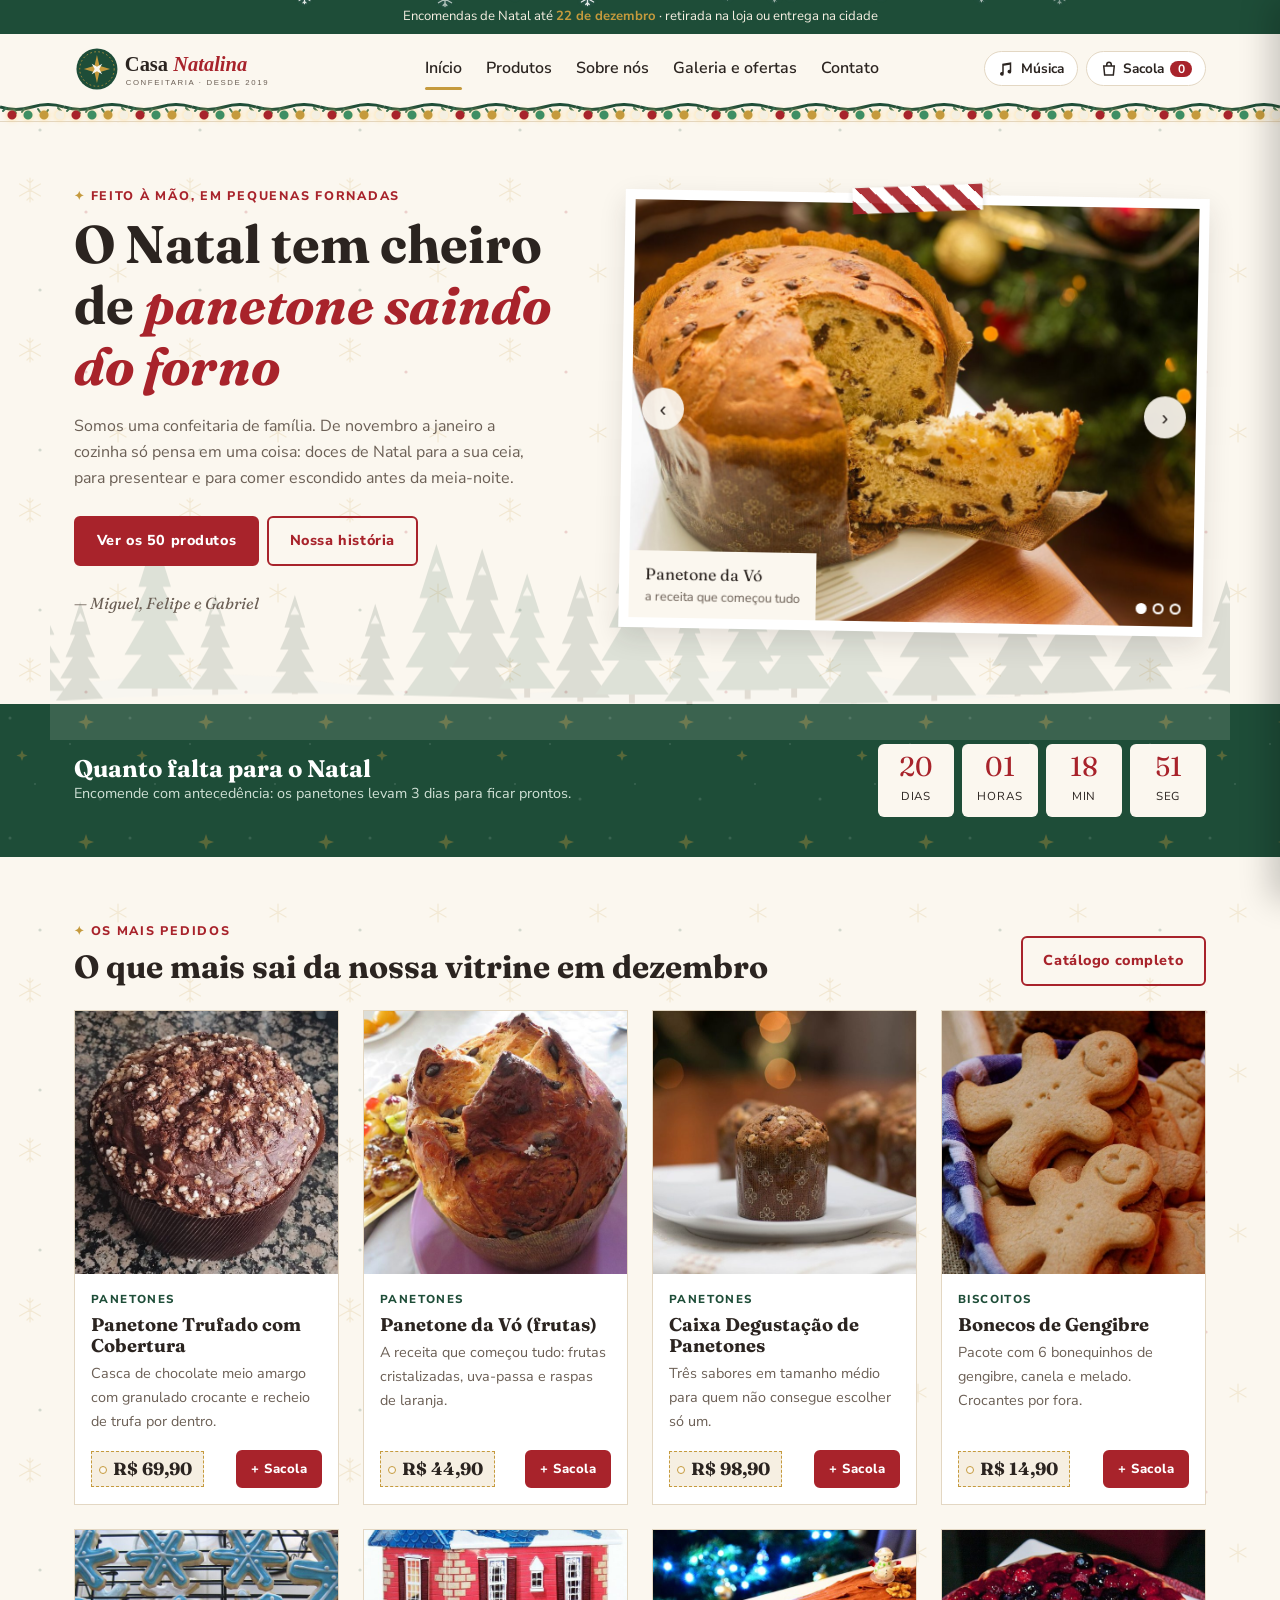
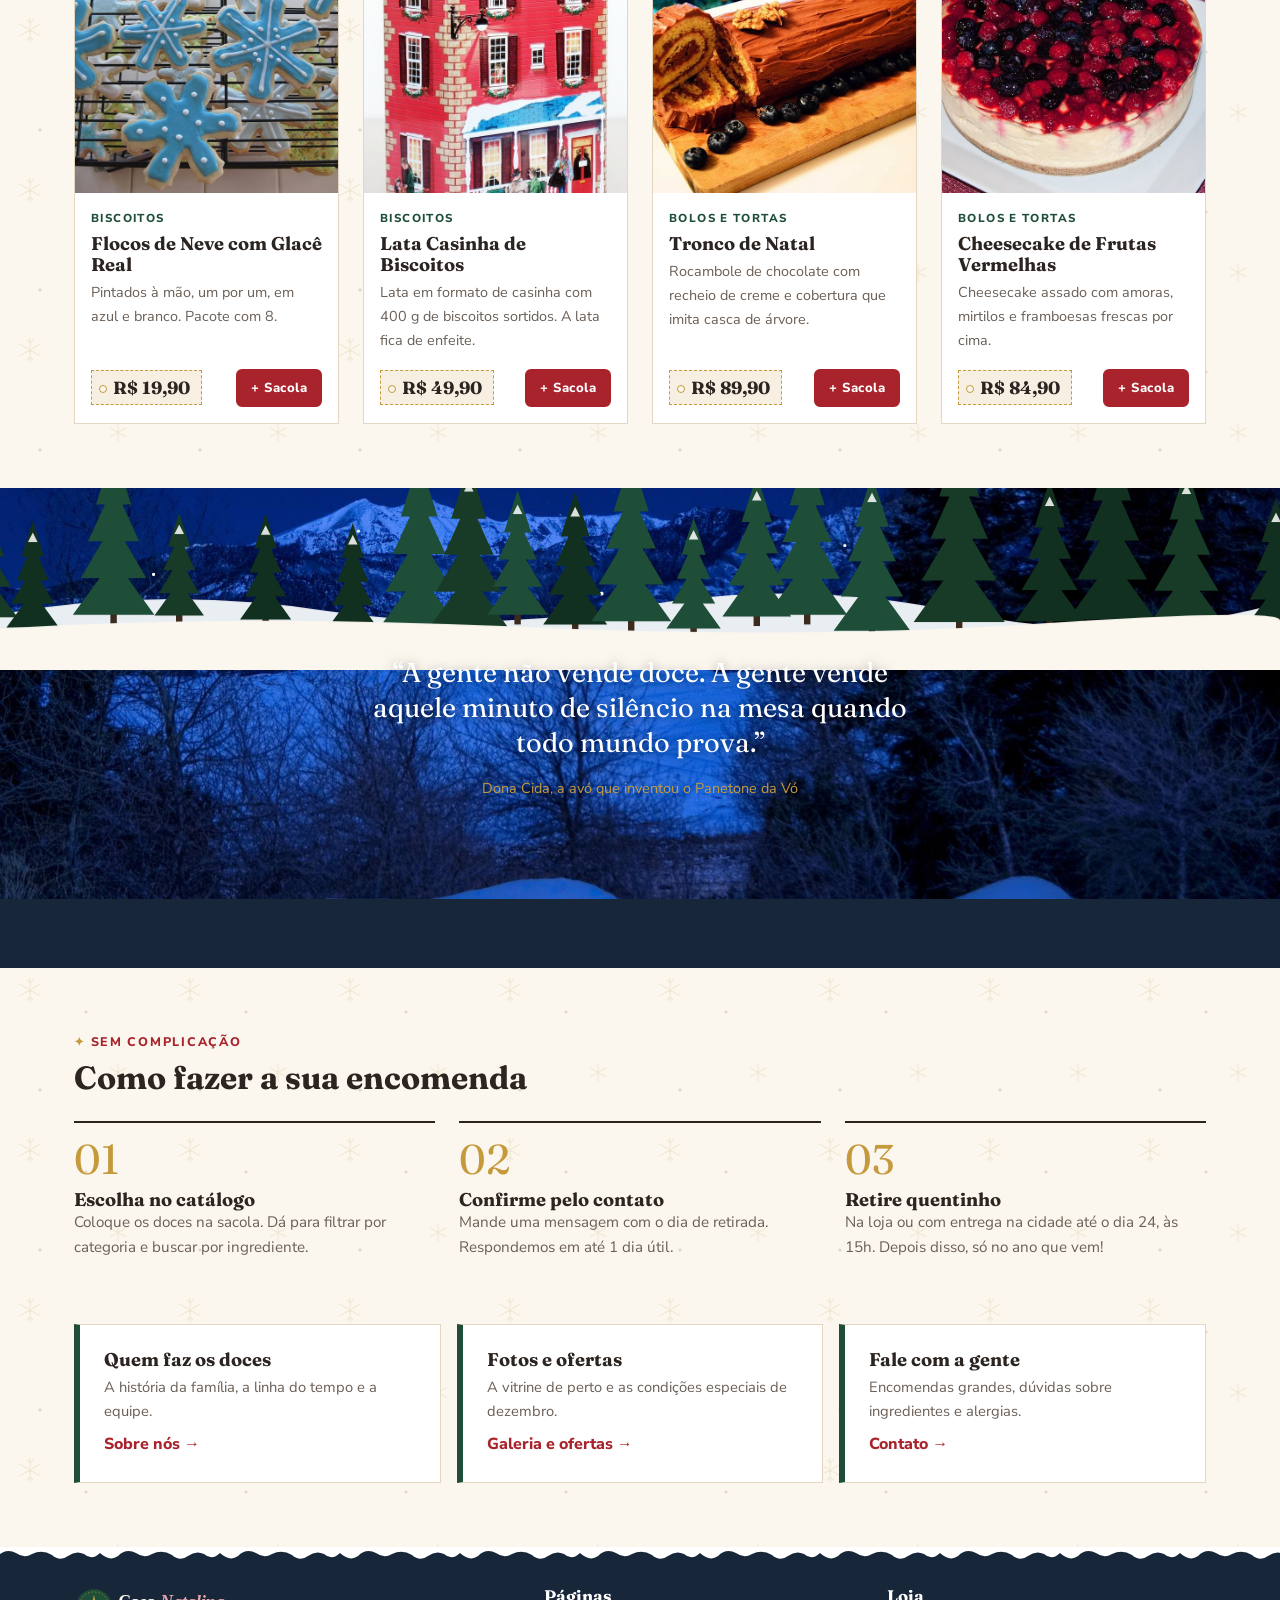
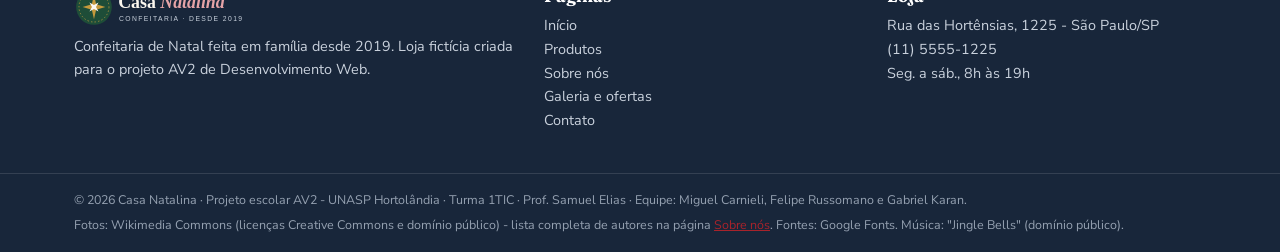
<file: index.html>
<!DOCTYPE html>
<html lang="pt-br">
<head>
  <meta charset="UTF-8">
  <meta name="viewport" content="width=device-width, initial-scale=1.0">
  <meta name="description" content="Casa Natalina: panetones, biscoitos, bolos e cestas de Natal feitos à mão.">
  <title>Casa Natalina | Confeitaria de Natal</title>
  <link rel="icon" href="img/favicon.svg" type="image/svg+xml">
  <link rel="stylesheet" href="css/style.css">
  <link rel="stylesheet" href="css/responsivo.css">
</head>
<body class="pagina-home">

  <!-- ===== CABEÇALHO (igual em todas as páginas) ===== -->
  <p class="aviso-topo">Encomendas de Natal até <strong>22 de dezembro</strong><span class="some-celular"> · retirada na loja ou entrega na cidade</span></p>
  <header>
    <div class="container cabecalho">
      <a href="index.html" class="logo"><img src="img/logo.svg" alt="Casa Natalina Confeitaria - página inicial"></a>
      <nav class="menu" id="menu" aria-label="Menu principal">
        <a href="index.html" class="ativo" aria-current="page">Início</a>
        <a href="produtos.html">Produtos</a>
        <a href="sobre.html">Sobre nós</a>
        <a href="galeria.html">Galeria e ofertas</a>
        <a href="contato.html">Contato</a>
      </nav>
      <div class="acoes">
        <button type="button" id="btn-musica" class="botao-icone" aria-pressed="false">
          <svg viewBox="0 0 24 24" aria-hidden="true"><path fill="currentColor" d="M9 18.5A2.5 2.5 0 1 1 7 16V5l12-2v12.5a2.5 2.5 0 1 1-2-2.45V6.4L9 7.7z"/></svg>
          <span class="rotulo">Música</span>
        </button>
        <button type="button" id="btn-carrinho" class="botao-icone" aria-label="Abrir carrinho">
          <svg viewBox="0 0 24 24" aria-hidden="true"><path fill="none" stroke="currentColor" stroke-width="2" d="M5 8h14l-1.2 12H6.2zM9 8V6a3 3 0 0 1 6 0v2"/></svg>
          <span class="rotulo">Sacola</span>
          <span id="qtd-carrinho" class="contador-carrinho">0</span>
        </button>
        <button type="button" class="btn-menu" aria-label="Abrir menu" aria-expanded="false" aria-controls="menu">☰</button>
      </div>
    </div>
    <div class="varal" aria-hidden="true"></div>
  </header>

  <main>
    <!-- ===== ABERTURA + SLIDESHOW ===== -->
    <section class="container inicio">
      <!-- camada de parallax da abertura: pinheiros clarinhos que andam mais devagar que a página -->
      <img src="img/banners/pinheiros-frente.svg" alt="Desenho de pinheiros ao fundo da abertura" class="camada camada-inicio" data-velocidade="0.5">
      <div>
        <span class="chapeu">Feito à mão, em pequenas fornadas</span>
        <h1>O Natal tem cheiro de <em>panetone saindo do forno</em></h1>
        <p>Somos uma confeitaria de família. De novembro a janeiro a cozinha só pensa em uma coisa: doces de Natal para a sua ceia, para presentear e para comer escondido antes da meia-noite.</p>
        <div class="botoes">
          <a href="produtos.html" class="botao pulsar">Ver os 50 produtos</a>
          <a href="sobre.html" class="botao botao-contorno">Nossa história</a>
        </div>
        <p class="assinatura">— Miguel, Felipe e Gabriel</p>
      </div>

      <!-- Slideshow: só o slide com a classe "ativo" aparece. O JavaScript troca a classe. -->
      <div class="slideshow" role="region" aria-roledescription="carrossel" aria-label="Destaques da semana">
        <figure class="slide ativo">
          <img src="img/banners/slide-panetone.jpg" alt="Panetone cortado mostrando a massa com frutas, com uma árvore de Natal iluminada ao fundo">
          <figcaption>Panetone da Vó<small>a receita que começou tudo</small></figcaption>
        </figure>
        <figure class="slide">
          <img src="img/banners/slide-biscoitos.jpg" alt="Mesa coberta de biscoitos de gengibre em formato de bonecos, estrelas e árvores">
          <figcaption>Biscoitos de gengibre<small>decorados um por um</small></figcaption>
        </figure>
        <figure class="slide">
          <img src="img/banners/slide-casinha.jpg" alt="Casinha de gengibre com telhado de confeitos coloridos e bonecos de biscoito na frente">
          <figcaption>Casinha para montar<small>diversão para as crianças na véspera</small></figcaption>
        </figure>
        <button type="button" class="seta seta-anterior" id="anterior" aria-label="Foto anterior">‹</button>
        <button type="button" class="seta seta-proxima" id="proximo" aria-label="Próxima foto">›</button>
        <div class="indicadores" id="indicadores"></div>
      </div>
    </section>

    <!-- ===== CONTAGEM REGRESSIVA ===== -->
    <section class="faixa-contagem" aria-labelledby="titulo-contagem">
      <div class="container">
        <div>
          <h2 id="titulo-contagem">Quanto falta para o Natal</h2>
          <p>Encomende com antecedência: os panetones levam 3 dias para ficar prontos.</p>
        </div>
        <div class="contagem" data-contagem aria-live="off">
          <div><span data-dias>--</span><small>dias</small></div>
          <div><span data-horas>--</span><small>horas</small></div>
          <div><span data-minutos>--</span><small>min</small></div>
          <div><span data-segundos>--</span><small>seg</small></div>
        </div>
      </div>
    </section>

    <!-- ===== PRODUTOS EM DESTAQUE (cards criados pelo JavaScript) ===== -->
    <section class="secao container">
      <div class="topo-secao revelar">
        <div>
          <span class="chapeu">Os mais pedidos</span>
          <h2 class="titulo-secao">O que mais sai da nossa vitrine em dezembro</h2>
        </div>
        <a href="produtos.html" class="botao botao-contorno">Catálogo completo</a>
      </div>
      <div id="lista-produtos" class="grade-produtos"></div>
    </section>

    <!-- ===== PARALLAX: duas camadas que andam em velocidades diferentes ===== -->
    <section class="parallax" aria-label="Frase da confeitaria">
      <img src="img/banners/parallax-fundo.jpg" alt="Serra coberta de neve em uma noite azul" class="camada camada-fundo" data-velocidade="0.25">
      <img src="img/banners/pinheiros-frente.svg" alt="Fileira de pinheiros com neve" class="camada camada-frente" data-velocidade="0.6">
      <div class="parallax-texto">
        <blockquote>“A gente não vende doce. A gente vende aquele minuto de silêncio na mesa quando todo mundo prova.”</blockquote>
        <cite>Dona Cida, a avó que inventou o Panetone da Vó</cite>
      </div>
    </section>

    <!-- ===== COMO ENCOMENDAR ===== -->
    <section class="secao container">
      <span class="chapeu revelar">Sem complicação</span>
      <h2 class="titulo-secao revelar">Como fazer a sua encomenda</h2>
      <ol class="passos">
        <li class="revelar"><h3>Escolha no catálogo</h3><p>Coloque os doces na sacola. Dá para filtrar por categoria e buscar por ingrediente.</p></li>
        <li class="revelar"><h3>Confirme pelo contato</h3><p>Mande uma mensagem com o dia de retirada. Respondemos em até 1 dia útil.</p></li>
        <li class="revelar"><h3>Retire quentinho</h3><p>Na loja ou com entrega na cidade até o dia 24, às 15h. Depois disso, só no ano que vem!</p></li>
      </ol>
    </section>

    <!-- ===== CHAMADAS PARA AS OUTRAS PÁGINAS ===== -->
    <section class="container" aria-label="Conheça mais">
      <div class="atalhos">
        <a href="sobre.html" class="atalho revelar"><h3>Quem faz os doces</h3><p>A história da família, a linha do tempo e a equipe.</p><span>Sobre nós →</span></a>
        <a href="galeria.html" class="atalho revelar"><h3>Fotos e ofertas</h3><p>A vitrine de perto e as condições especiais de dezembro.</p><span>Galeria e ofertas →</span></a>
        <a href="contato.html" class="atalho revelar"><h3>Fale com a gente</h3><p>Encomendas grandes, dúvidas sobre ingredientes e alergias.</p><span>Contato →</span></a>
      </div>
    </section>
  </main>

  <!-- ===== RODAPÉ (igual em todas as páginas) ===== -->
  <footer>
    <div class="container rodape">
      <div>
        <img src="img/logo-claro.svg" alt="Casa Natalina Confeitaria" class="rodape-logo">
        <p>Confeitaria de Natal feita em família desde 2019. Loja fictícia criada para o projeto AV2 de Desenvolvimento Web.</p>
      </div>
      <div>
        <h2>Páginas</h2>
        <ul>
          <li><a href="index.html">Início</a></li>
          <li><a href="produtos.html">Produtos</a></li>
          <li><a href="sobre.html">Sobre nós</a></li>
          <li><a href="galeria.html">Galeria e ofertas</a></li>
          <li><a href="contato.html">Contato</a></li>
        </ul>
      </div>
      <div>
        <h2>Loja</h2>
        <ul>
          <li>Rua das Hortênsias, 1225 - São Paulo/SP</li>
          <li>(11) 5555-1225</li>
          <li>Seg. a sáb., 8h às 19h</li>
        </ul>
      </div>
    </div>
    <div class="rodape-fim">
      <div class="container">
        <p>© 2026 Casa Natalina · Projeto escolar AV2 - UNASP Hortolândia · Turma 1TIC · Prof. Samuel Elias · Equipe: Miguel Carnieli, Felipe Russomano e Gabriel Karan.</p>
        <p>Fotos: Wikimedia Commons (licenças Creative Commons e domínio público) - lista completa de autores na página <a href="sobre.html#creditos">Sobre nós</a>. Fontes: Google Fonts. Música: "Jingle Bells" (domínio público).</p>
      </div>
    </div>
  </footer>

  <!-- janela flutuante (modal) usada para os detalhes do produto -->
  <div class="modal" id="modal" role="dialog" aria-modal="true" aria-label="Detalhes">
    <div class="modal-caixa">
      <button type="button" class="fechar" aria-label="Fechar">×</button>
      <div id="modal-conteudo"></div>
    </div>
  </div>
  <button type="button" id="topo" aria-label="Voltar ao topo">↑</button>

  <!-- produtos.js precisa vir ANTES do script.js -->
  <script src="js/produtos.js"></script>
  <script src="js/script.js"></script>
</body>
</html>
</file>
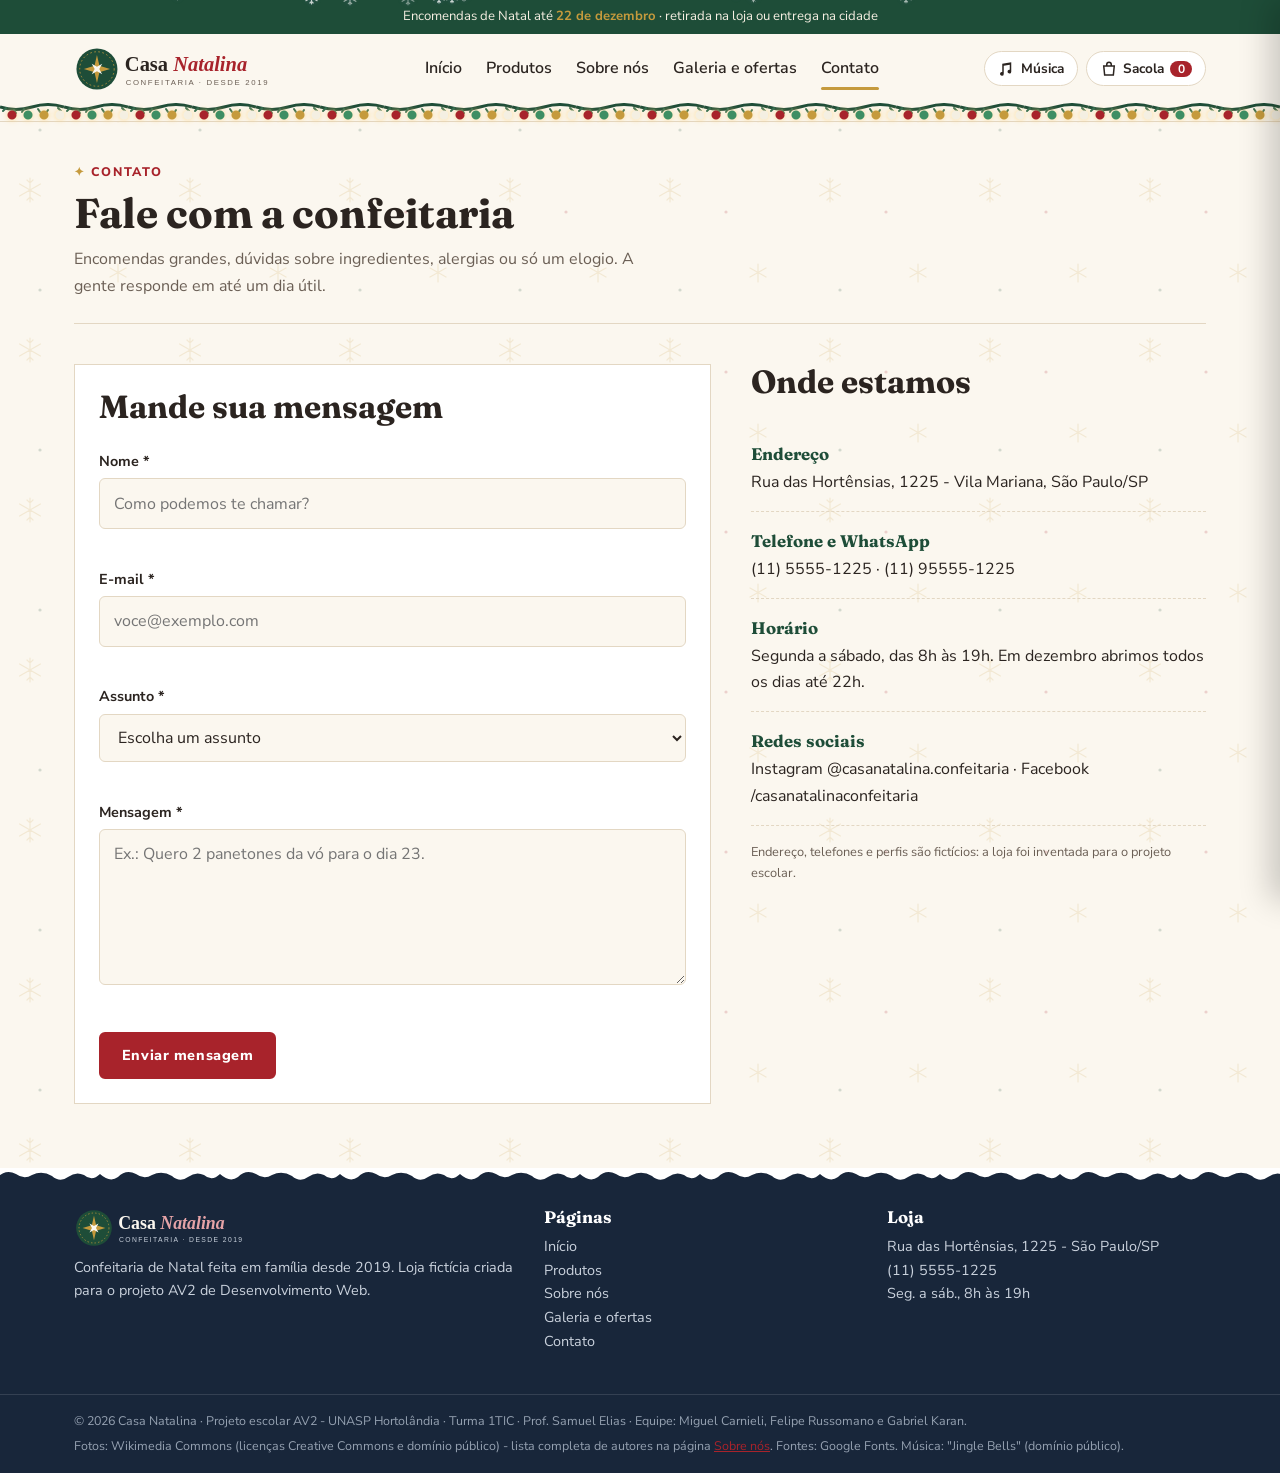
<file: contato.html>
<!DOCTYPE html>
<html lang="pt-br">
<head>
  <meta charset="UTF-8">
  <meta name="viewport" content="width=device-width, initial-scale=1.0">
  <meta name="description" content="Fale com a Casa Natalina: encomendas, dúvidas e endereço.">
  <title>Casa Natalina | Contato</title>
  <link rel="icon" href="img/favicon.svg" type="image/svg+xml">
  <link rel="stylesheet" href="css/style.css">
  <link rel="stylesheet" href="css/responsivo.css">
</head>
<body>

  <!-- ===== CABEÇALHO (igual em todas as páginas) ===== -->
  <p class="aviso-topo">Encomendas de Natal até <strong>22 de dezembro</strong><span class="some-celular"> · retirada na loja ou entrega na cidade</span></p>
  <header>
    <div class="container cabecalho">
      <a href="index.html" class="logo"><img src="img/logo.svg" alt="Casa Natalina Confeitaria - página inicial"></a>
      <nav class="menu" id="menu" aria-label="Menu principal">
        <a href="index.html">Início</a>
        <a href="produtos.html">Produtos</a>
        <a href="sobre.html">Sobre nós</a>
        <a href="galeria.html">Galeria e ofertas</a>
        <a href="contato.html" class="ativo" aria-current="page">Contato</a>
      </nav>
      <div class="acoes">
        <button type="button" id="btn-musica" class="botao-icone" aria-pressed="false">
          <svg viewBox="0 0 24 24" aria-hidden="true"><path fill="currentColor" d="M9 18.5A2.5 2.5 0 1 1 7 16V5l12-2v12.5a2.5 2.5 0 1 1-2-2.45V6.4L9 7.7z"/></svg>
          <span class="rotulo">Música</span>
        </button>
        <button type="button" id="btn-carrinho" class="botao-icone" aria-label="Abrir carrinho">
          <svg viewBox="0 0 24 24" aria-hidden="true"><path fill="none" stroke="currentColor" stroke-width="2" d="M5 8h14l-1.2 12H6.2zM9 8V6a3 3 0 0 1 6 0v2"/></svg>
          <span class="rotulo">Sacola</span>
          <span id="qtd-carrinho" class="contador-carrinho">0</span>
        </button>
        <button type="button" class="btn-menu" aria-label="Abrir menu" aria-expanded="false" aria-controls="menu">☰</button>
      </div>
    </div>
    <div class="varal" aria-hidden="true"></div>
  </header>

  <main class="container">
    <section class="cabecalho-pagina revelar">
      <span class="chapeu">Contato</span>
      <h1>Fale com a confeitaria</h1>
      <p class="texto-apoio">Encomendas grandes, dúvidas sobre ingredientes, alergias ou só um elogio. A gente responde em até um dia útil.</p>
    </section>

    <div class="contato">
      <!-- FORMULÁRIO: novalidate desliga os avisos do navegador, quem valida é o nosso JavaScript -->
      <section class="formulario revelar" aria-labelledby="titulo-form">
        <h2 id="titulo-form" class="titulo-secao">Mande sua mensagem</h2>
        <form id="form-contato" novalidate>
          <div class="campo">
            <label for="nome">Nome *</label>
            <input type="text" id="nome" name="nome" autocomplete="name" placeholder="Como podemos te chamar?">
            <span class="erro-campo" id="erro-nome"></span>
          </div>
          <div class="campo">
            <label for="email">E-mail *</label>
            <input type="email" id="email" name="email" autocomplete="email" placeholder="voce@exemplo.com">
            <span class="erro-campo" id="erro-email"></span>
          </div>
          <div class="campo">
            <label for="assunto">Assunto *</label>
            <select id="assunto" name="assunto">
              <option value="">Escolha um assunto</option>
              <option>Encomenda</option>
              <option>Cesta para empresa</option>
              <option>Dúvida sobre ingredientes</option>
              <option>Elogio ou reclamação</option>
            </select>
            <span class="erro-campo" id="erro-assunto"></span>
          </div>
          <div class="campo">
            <label for="mensagem">Mensagem *</label>
            <textarea id="mensagem" name="mensagem" rows="5" placeholder="Ex.: Quero 2 panetones da vó para o dia 23."></textarea>
            <span class="erro-campo" id="erro-mensagem"></span>
          </div>
          <button type="submit" class="botao">Enviar mensagem</button>
          <div id="mensagem-form" class="mensagem-form" role="status" aria-live="polite"></div>
        </form>
      </section>

      <!-- INFORMAÇÕES DA LOJA (dados fictícios) -->
      <aside class="revelar" aria-labelledby="titulo-loja">
        <h2 id="titulo-loja" class="titulo-secao">Onde estamos</h2>
        <ul class="info-loja">
          <li><strong>Endereço</strong>Rua das Hortênsias, 1225 - Vila Mariana, São Paulo/SP</li>
          <li><strong>Telefone e WhatsApp</strong>(11) 5555-1225 · (11) 95555-1225</li>
          <li><strong>Horário</strong>Segunda a sábado, das 8h às 19h. Em dezembro abrimos todos os dias até 22h.</li>
          <li><strong>Redes sociais</strong>Instagram @casanatalina.confeitaria · Facebook /casanatalinaconfeitaria</li>
        </ul>
        <p class="observacao">Endereço, telefones e perfis são fictícios: a loja foi inventada para o projeto escolar.</p>
      </aside>
    </div>
  </main>

  <!-- ===== RODAPÉ (igual em todas as páginas) ===== -->
  <footer>
    <div class="container rodape">
      <div>
        <img src="img/logo-claro.svg" alt="Casa Natalina Confeitaria" class="rodape-logo">
        <p>Confeitaria de Natal feita em família desde 2019. Loja fictícia criada para o projeto AV2 de Desenvolvimento Web.</p>
      </div>
      <div>
        <h2>Páginas</h2>
        <ul>
          <li><a href="index.html">Início</a></li>
          <li><a href="produtos.html">Produtos</a></li>
          <li><a href="sobre.html">Sobre nós</a></li>
          <li><a href="galeria.html">Galeria e ofertas</a></li>
          <li><a href="contato.html">Contato</a></li>
        </ul>
      </div>
      <div>
        <h2>Loja</h2>
        <ul>
          <li>Rua das Hortênsias, 1225 - São Paulo/SP</li>
          <li>(11) 5555-1225</li>
          <li>Seg. a sáb., 8h às 19h</li>
        </ul>
      </div>
    </div>
    <div class="rodape-fim">
      <div class="container">
        <p>© 2026 Casa Natalina · Projeto escolar AV2 - UNASP Hortolândia · Turma 1TIC · Prof. Samuel Elias · Equipe: Miguel Carnieli, Felipe Russomano e Gabriel Karan.</p>
        <p>Fotos: Wikimedia Commons (licenças Creative Commons e domínio público) - lista completa de autores na página <a href="sobre.html#creditos">Sobre nós</a>. Fontes: Google Fonts. Música: "Jingle Bells" (domínio público).</p>
      </div>
    </div>
  </footer>

  <!-- janela flutuante (modal) usada para os detalhes do produto -->
  <div class="modal" id="modal" role="dialog" aria-modal="true" aria-label="Detalhes">
    <div class="modal-caixa">
      <button type="button" class="fechar" aria-label="Fechar">×</button>
      <div id="modal-conteudo"></div>
    </div>
  </div>
  <button type="button" id="topo" aria-label="Voltar ao topo">↑</button>

  <!-- produtos.js precisa vir ANTES do script.js -->
  <script src="js/produtos.js"></script>
  <script src="js/script.js"></script>
</body>
</html>
</file>
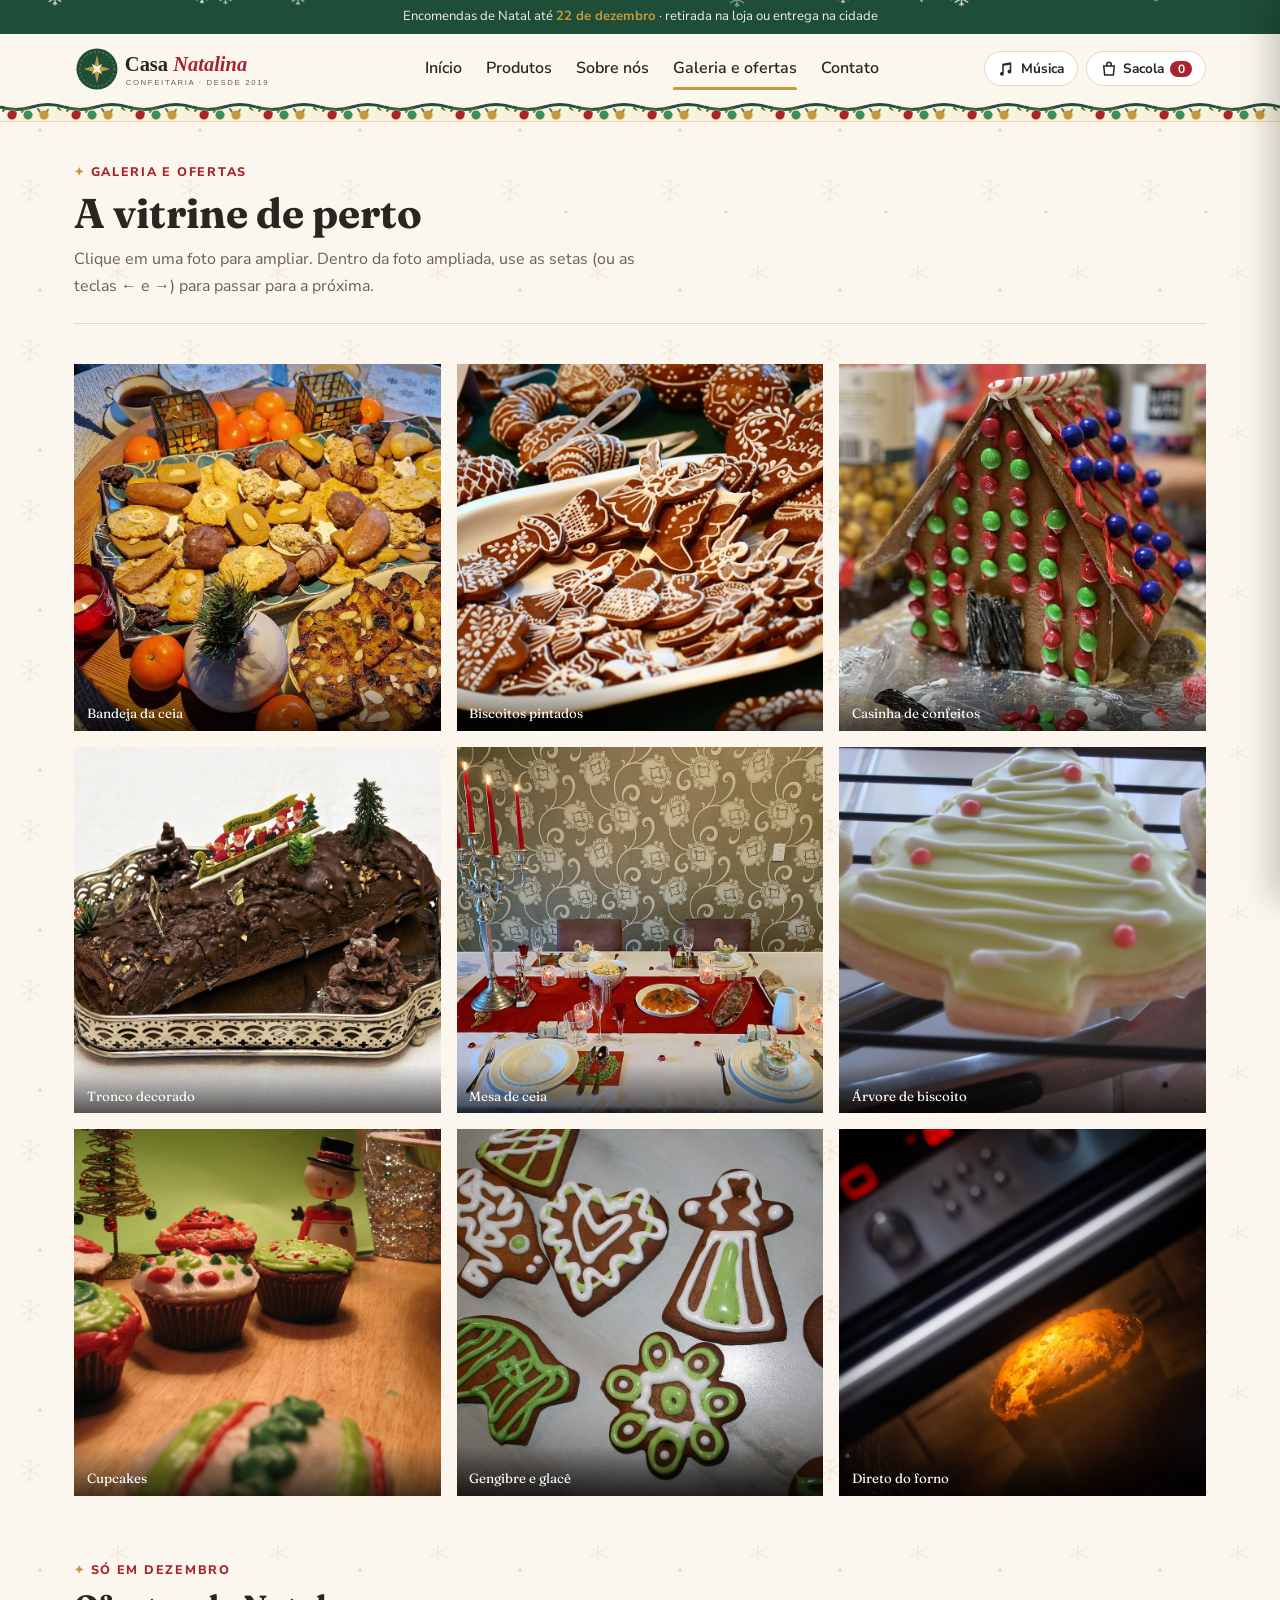
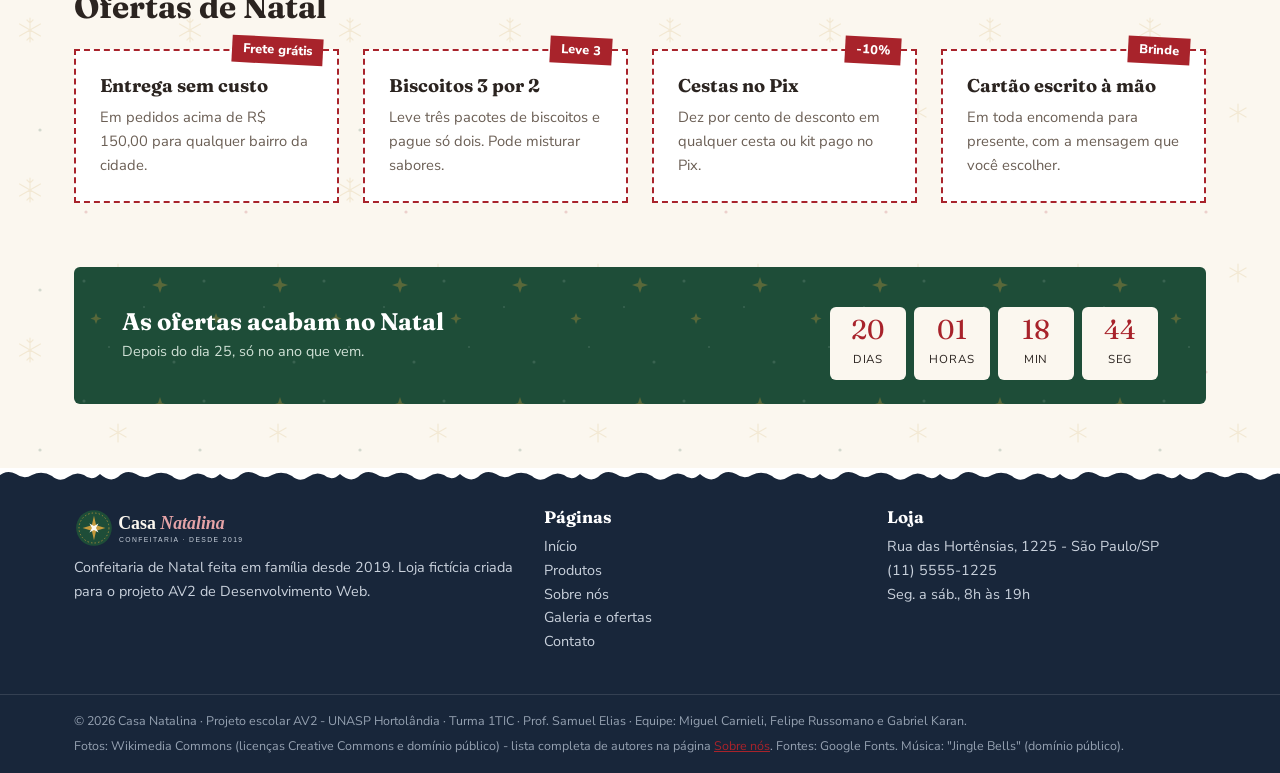
<file: galeria.html>
<!DOCTYPE html>
<html lang="pt-br">
<head>
  <meta charset="UTF-8">
  <meta name="viewport" content="width=device-width, initial-scale=1.0">
  <meta name="description" content="Fotos da confeitaria e ofertas de Natal.">
  <title>Casa Natalina | Galeria e ofertas</title>
  <link rel="icon" href="img/favicon.svg" type="image/svg+xml">
  <link rel="stylesheet" href="css/style.css">
  <link rel="stylesheet" href="css/responsivo.css">
</head>
<body>

  <!-- ===== CABEÇALHO (igual em todas as páginas) ===== -->
  <p class="aviso-topo">Encomendas de Natal até <strong>22 de dezembro</strong><span class="some-celular"> · retirada na loja ou entrega na cidade</span></p>
  <header>
    <div class="container cabecalho">
      <a href="index.html" class="logo"><img src="img/logo.svg" alt="Casa Natalina Confeitaria - página inicial"></a>
      <nav class="menu" id="menu" aria-label="Menu principal">
        <a href="index.html">Início</a>
        <a href="produtos.html">Produtos</a>
        <a href="sobre.html">Sobre nós</a>
        <a href="galeria.html" class="ativo" aria-current="page">Galeria e ofertas</a>
        <a href="contato.html">Contato</a>
      </nav>
      <div class="acoes">
        <button type="button" id="btn-musica" class="botao-icone" aria-pressed="false">
          <svg viewBox="0 0 24 24" aria-hidden="true"><path fill="currentColor" d="M9 18.5A2.5 2.5 0 1 1 7 16V5l12-2v12.5a2.5 2.5 0 1 1-2-2.45V6.4L9 7.7z"/></svg>
          <span class="rotulo">Música</span>
        </button>
        <button type="button" id="btn-carrinho" class="botao-icone" aria-label="Abrir carrinho">
          <svg viewBox="0 0 24 24" aria-hidden="true"><path fill="none" stroke="currentColor" stroke-width="2" d="M5 8h14l-1.2 12H6.2zM9 8V6a3 3 0 0 1 6 0v2"/></svg>
          <span class="rotulo">Sacola</span>
          <span id="qtd-carrinho" class="contador-carrinho">0</span>
        </button>
        <button type="button" class="btn-menu" aria-label="Abrir menu" aria-expanded="false" aria-controls="menu">☰</button>
      </div>
    </div>
    <div class="varal" aria-hidden="true"></div>
  </header>

  <main class="container">
    <section class="cabecalho-pagina revelar">
      <span class="chapeu">Galeria e ofertas</span>
      <h1>A vitrine de perto</h1>
      <p class="texto-apoio">Clique em uma foto para ampliar. Dentro da foto ampliada, use as setas (ou as teclas ← e →) para passar para a próxima.</p>
    </section>

    <!-- GALERIA: cada botão abre a foto no lightbox -->
    <section class="galeria revelar" id="galeria" aria-label="Fotos da confeitaria">
      <button type="button" class="foto-galeria" data-foto="0"><img src="img/galeria/bandeja-doces.jpg" alt="Bandeja grande de biscoitos e doces sortidos com laranjas e um pinheirinho" loading="lazy"><span>Bandeja da ceia</span></button>
      <button type="button" class="foto-galeria" data-foto="1"><img src="img/galeria/biscoitos-pintados.jpg" alt="Travessa com biscoitos de gengibre decorados com glacê branco" loading="lazy"><span>Biscoitos pintados</span></button>
      <button type="button" class="foto-galeria" data-foto="2"><img src="img/galeria/casinha-confeitos.jpg" alt="Casinha de gengibre coberta de confeitos verdes, vermelhos e azuis" loading="lazy"><span>Casinha de confeitos</span></button>
      <button type="button" class="foto-galeria" data-foto="3"><img src="img/galeria/tronco-decorado.jpg" alt="Tronco de Natal de chocolate decorado com pinheirinhos e trenó" loading="lazy"><span>Tronco decorado</span></button>
      <button type="button" class="foto-galeria" data-foto="4"><img src="img/galeria/mesa-ceia.jpg" alt="Mesa de ceia posta com toalha branca, caminho vermelho e castiçal" loading="lazy"><span>Mesa de ceia</span></button>
      <button type="button" class="foto-galeria" data-foto="5"><img src="img/galeria/biscoito-arvore.jpg" alt="Biscoito em formato de árvore com glacê verde e bolinhas vermelhas" loading="lazy"><span>Árvore de biscoito</span></button>
      <button type="button" class="foto-galeria" data-foto="6"><img src="img/galeria/cupcakes-mesa.jpg" alt="Cupcakes decorados de Natal sobre uma mesa de madeira" loading="lazy"><span>Cupcakes</span></button>
      <button type="button" class="foto-galeria" data-foto="7"><img src="img/galeria/biscoitos-gengibre.jpg" alt="Biscoitos de gengibre com desenhos de glacê branco e verde" loading="lazy"><span>Gengibre e glacê</span></button>
      <button type="button" class="foto-galeria" data-foto="8"><img src="img/galeria/panetone-forno.jpg" alt="Panetone crescendo dentro do forno aceso" loading="lazy"><span>Direto do forno</span></button>
    </section>

    <!-- OFERTAS + CONTAGEM -->
    <section class="secao" aria-labelledby="titulo-ofertas">
      <span class="chapeu revelar">Só em dezembro</span>
      <h2 id="titulo-ofertas" class="titulo-secao revelar">Ofertas de Natal</h2>
      <div class="ofertas">
        <article class="oferta revelar"><span class="selo">Frete grátis</span><h3>Entrega sem custo</h3><p>Em pedidos acima de R$ 150,00 para qualquer bairro da cidade.</p></article>
        <article class="oferta revelar"><span class="selo">Leve 3</span><h3>Biscoitos 3 por 2</h3><p>Leve três pacotes de biscoitos e pague só dois. Pode misturar sabores.</p></article>
        <article class="oferta revelar"><span class="selo">-10%</span><h3>Cestas no Pix</h3><p>Dez por cento de desconto em qualquer cesta ou kit pago no Pix.</p></article>
        <article class="oferta revelar"><span class="selo">Brinde</span><h3>Cartão escrito à mão</h3><p>Em toda encomenda para presente, com a mensagem que você escolher.</p></article>
      </div>
    </section>

    <section class="faixa-contagem caixa-contagem revelar" aria-labelledby="titulo-fim-ofertas">
      <div class="container">
        <div>
          <h2 id="titulo-fim-ofertas">As ofertas acabam no Natal</h2>
          <p>Depois do dia 25, só no ano que vem.</p>
        </div>
        <div class="contagem" data-contagem>
          <div><span data-dias>--</span><small>dias</small></div>
          <div><span data-horas>--</span><small>horas</small></div>
          <div><span data-minutos>--</span><small>min</small></div>
          <div><span data-segundos>--</span><small>seg</small></div>
        </div>
      </div>
    </section>
  </main>

  <!-- ===== RODAPÉ (igual em todas as páginas) ===== -->
  <footer>
    <div class="container rodape">
      <div>
        <img src="img/logo-claro.svg" alt="Casa Natalina Confeitaria" class="rodape-logo">
        <p>Confeitaria de Natal feita em família desde 2019. Loja fictícia criada para o projeto AV2 de Desenvolvimento Web.</p>
      </div>
      <div>
        <h2>Páginas</h2>
        <ul>
          <li><a href="index.html">Início</a></li>
          <li><a href="produtos.html">Produtos</a></li>
          <li><a href="sobre.html">Sobre nós</a></li>
          <li><a href="galeria.html">Galeria e ofertas</a></li>
          <li><a href="contato.html">Contato</a></li>
        </ul>
      </div>
      <div>
        <h2>Loja</h2>
        <ul>
          <li>Rua das Hortênsias, 1225 - São Paulo/SP</li>
          <li>(11) 5555-1225</li>
          <li>Seg. a sáb., 8h às 19h</li>
        </ul>
      </div>
    </div>
    <div class="rodape-fim">
      <div class="container">
        <p>© 2026 Casa Natalina · Projeto escolar AV2 - UNASP Hortolândia · Turma 1TIC · Prof. Samuel Elias · Equipe: Miguel Carnieli, Felipe Russomano e Gabriel Karan.</p>
        <p>Fotos: Wikimedia Commons (licenças Creative Commons e domínio público) - lista completa de autores na página <a href="sobre.html#creditos">Sobre nós</a>. Fontes: Google Fonts. Música: "Jingle Bells" (domínio público).</p>
      </div>
    </div>
  </footer>

  <!-- janela flutuante (modal) usada para os detalhes do produto -->
  <div class="modal" id="modal" role="dialog" aria-modal="true" aria-label="Detalhes">
    <div class="modal-caixa">
      <button type="button" class="fechar" aria-label="Fechar">×</button>
      <div id="modal-conteudo"></div>
    </div>
  </div>
  <button type="button" id="topo" aria-label="Voltar ao topo">↑</button>

  <!-- produtos.js precisa vir ANTES do script.js -->
  <script src="js/produtos.js"></script>
  <script src="js/script.js"></script>
</body>
</html>
</file>
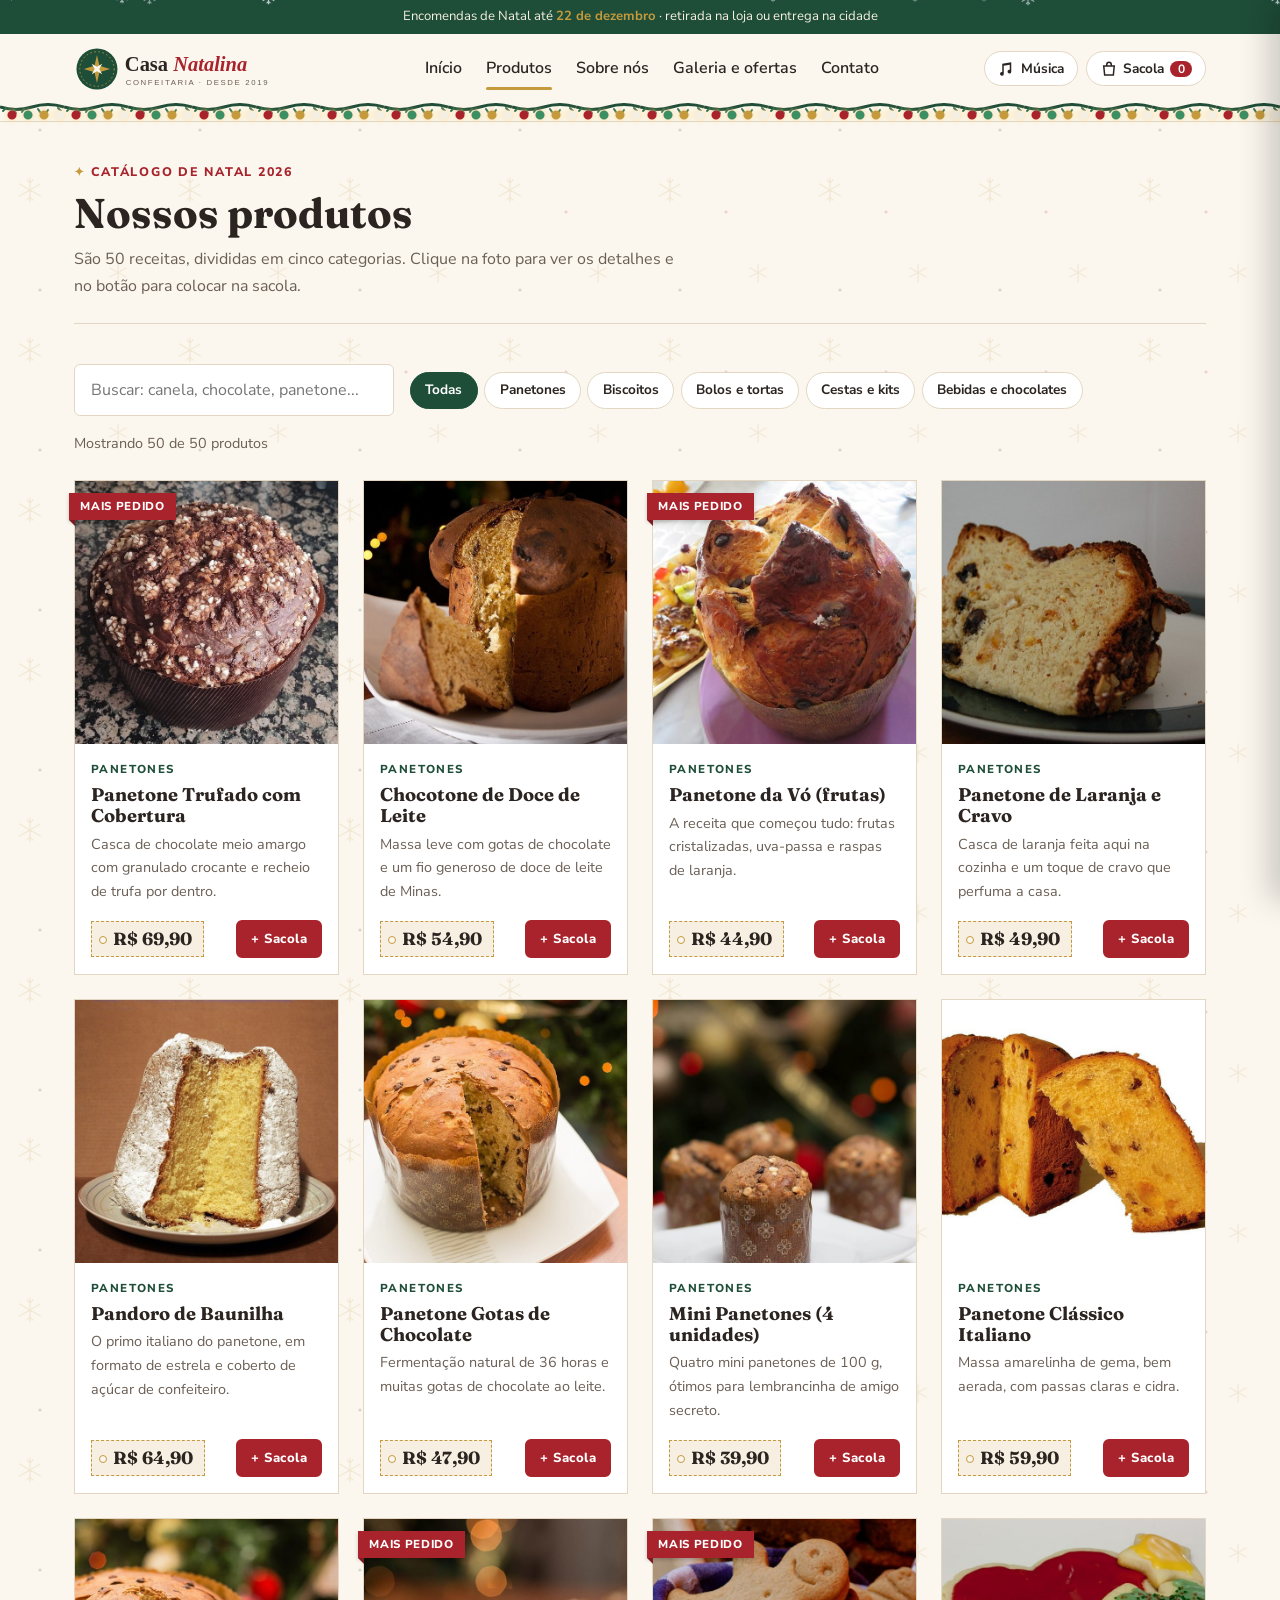
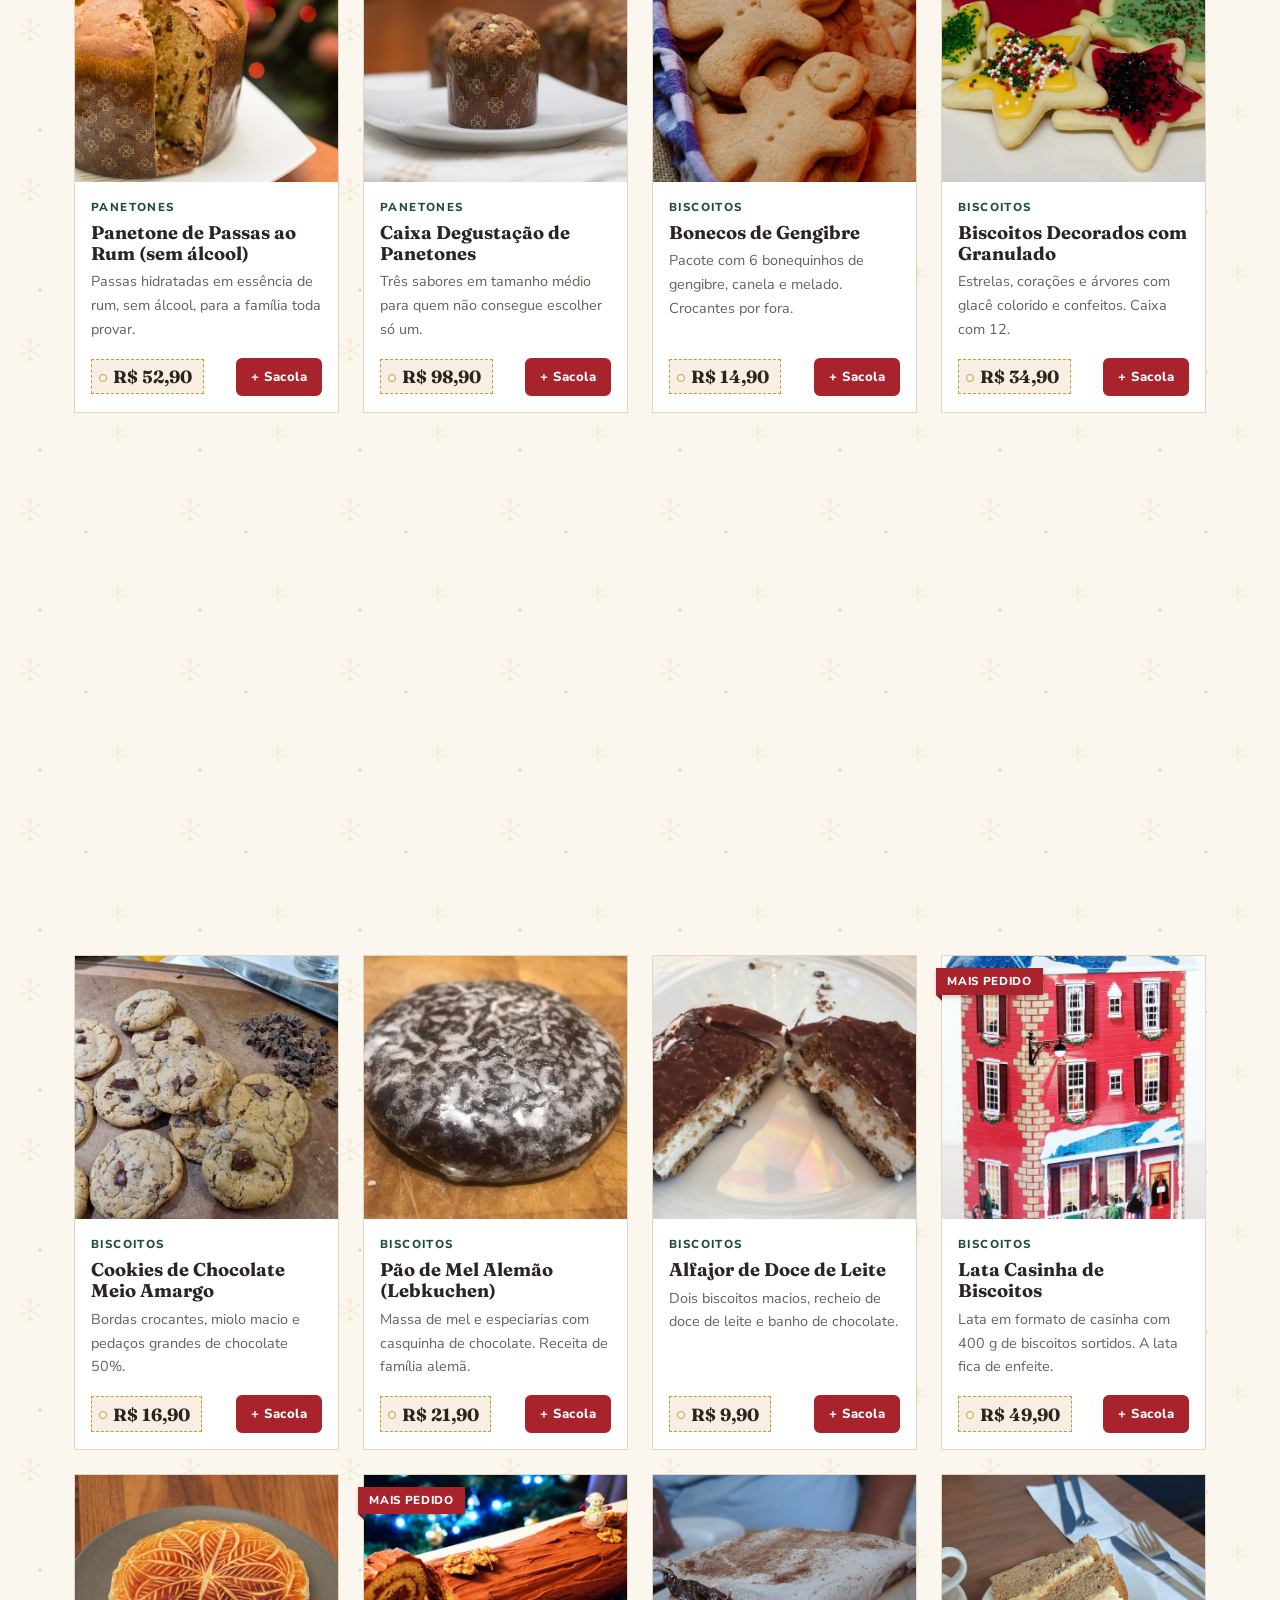
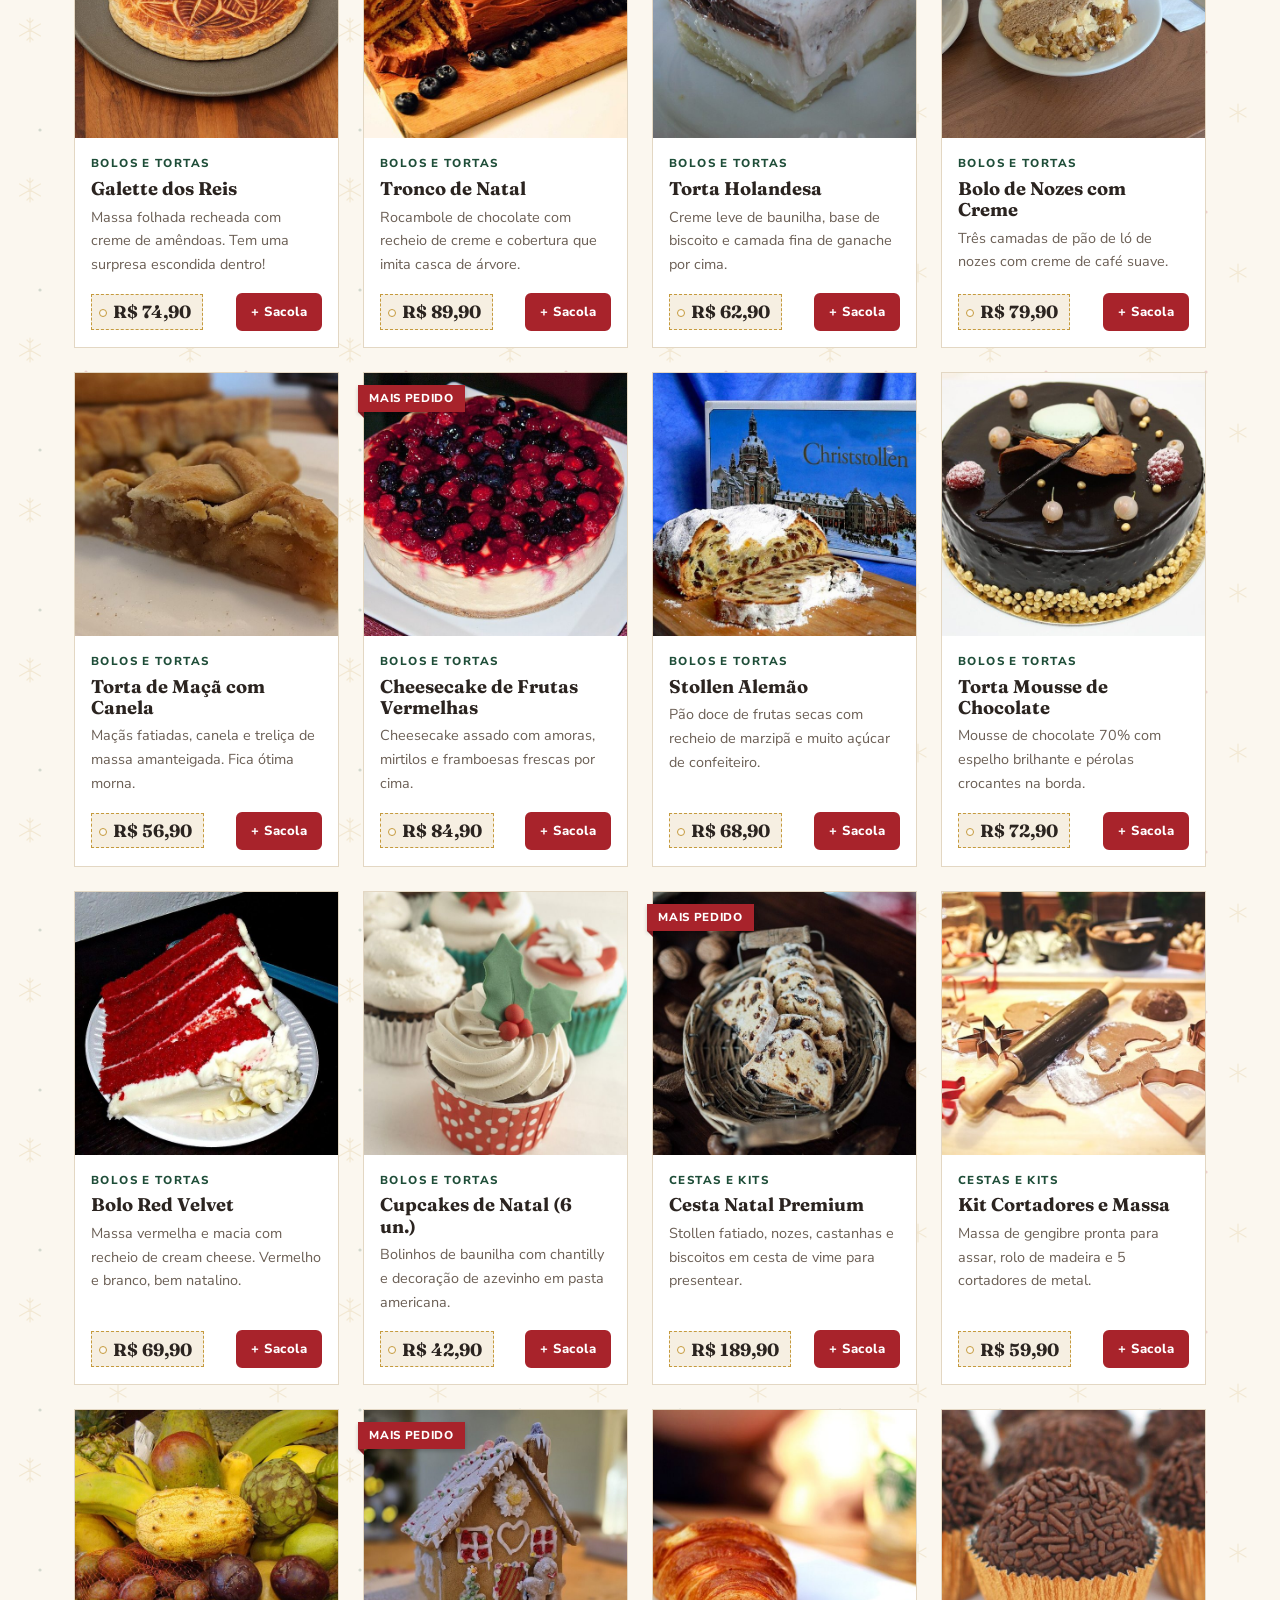
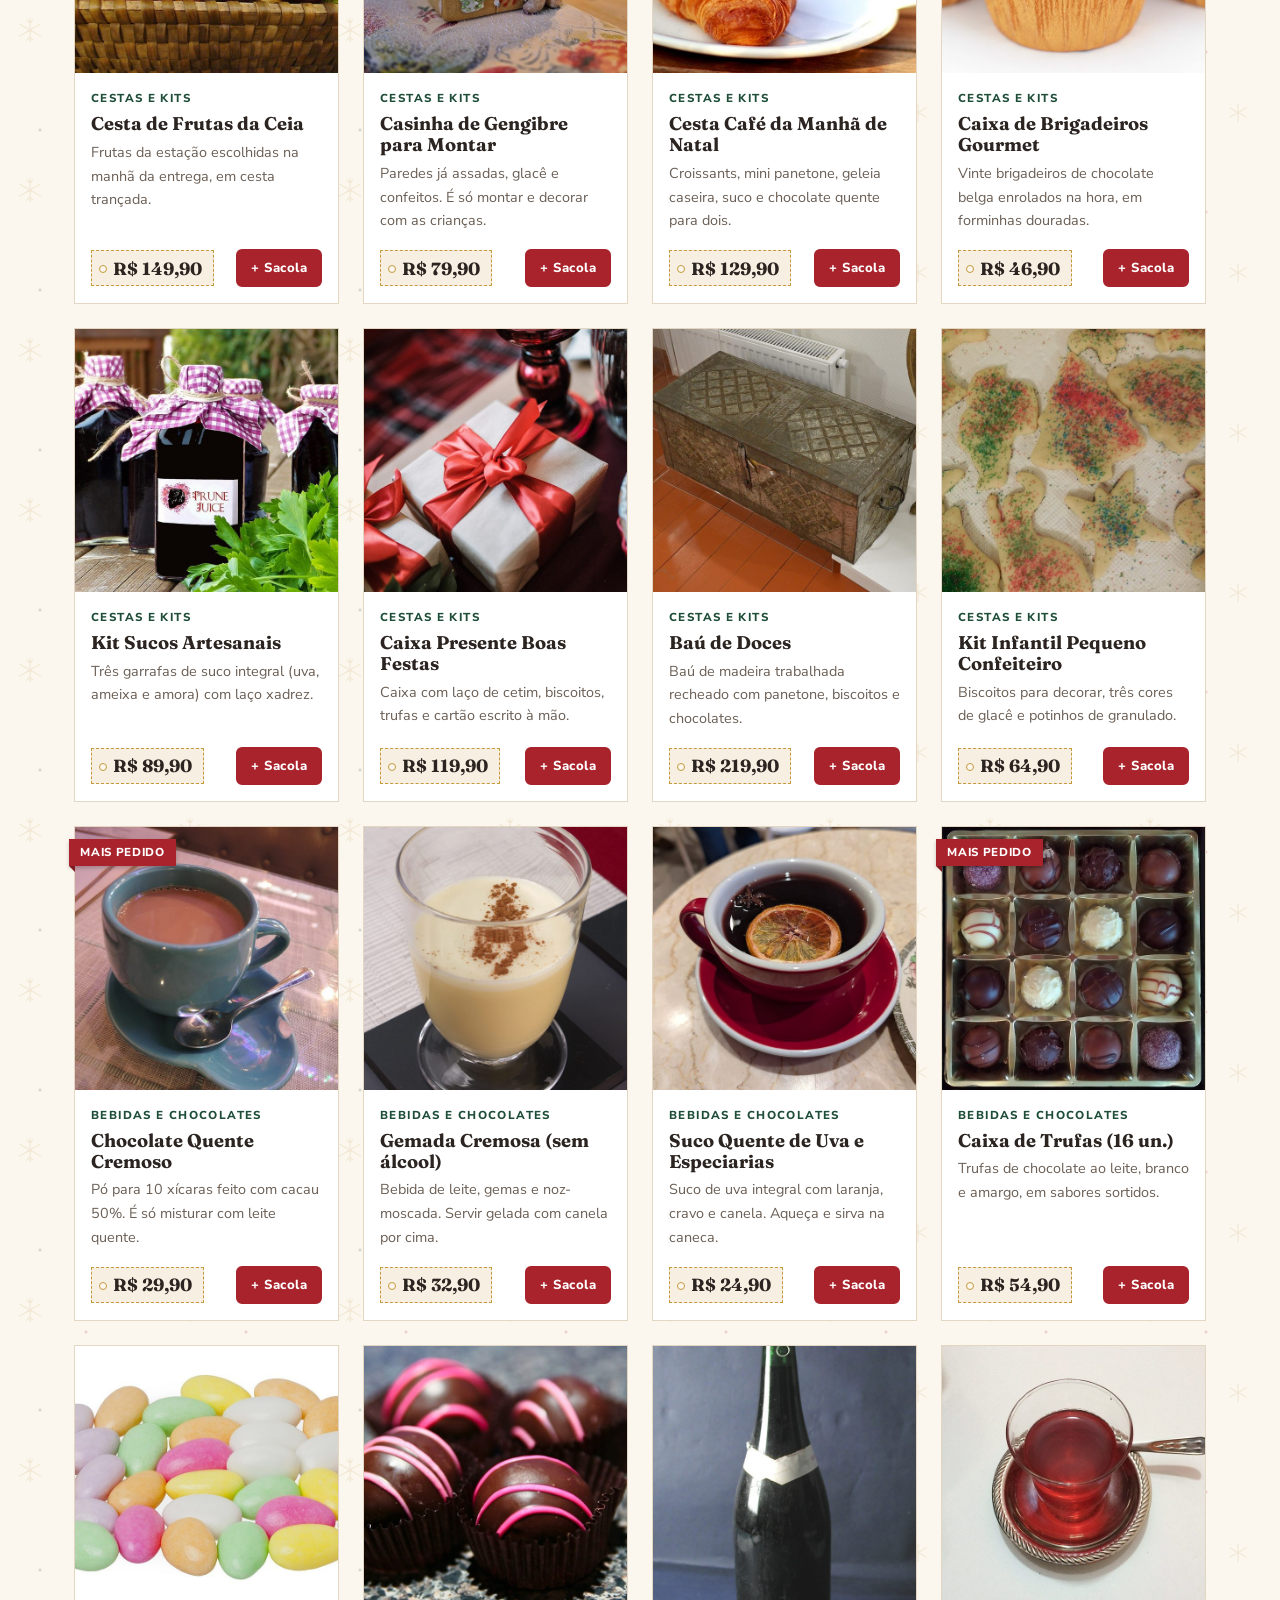
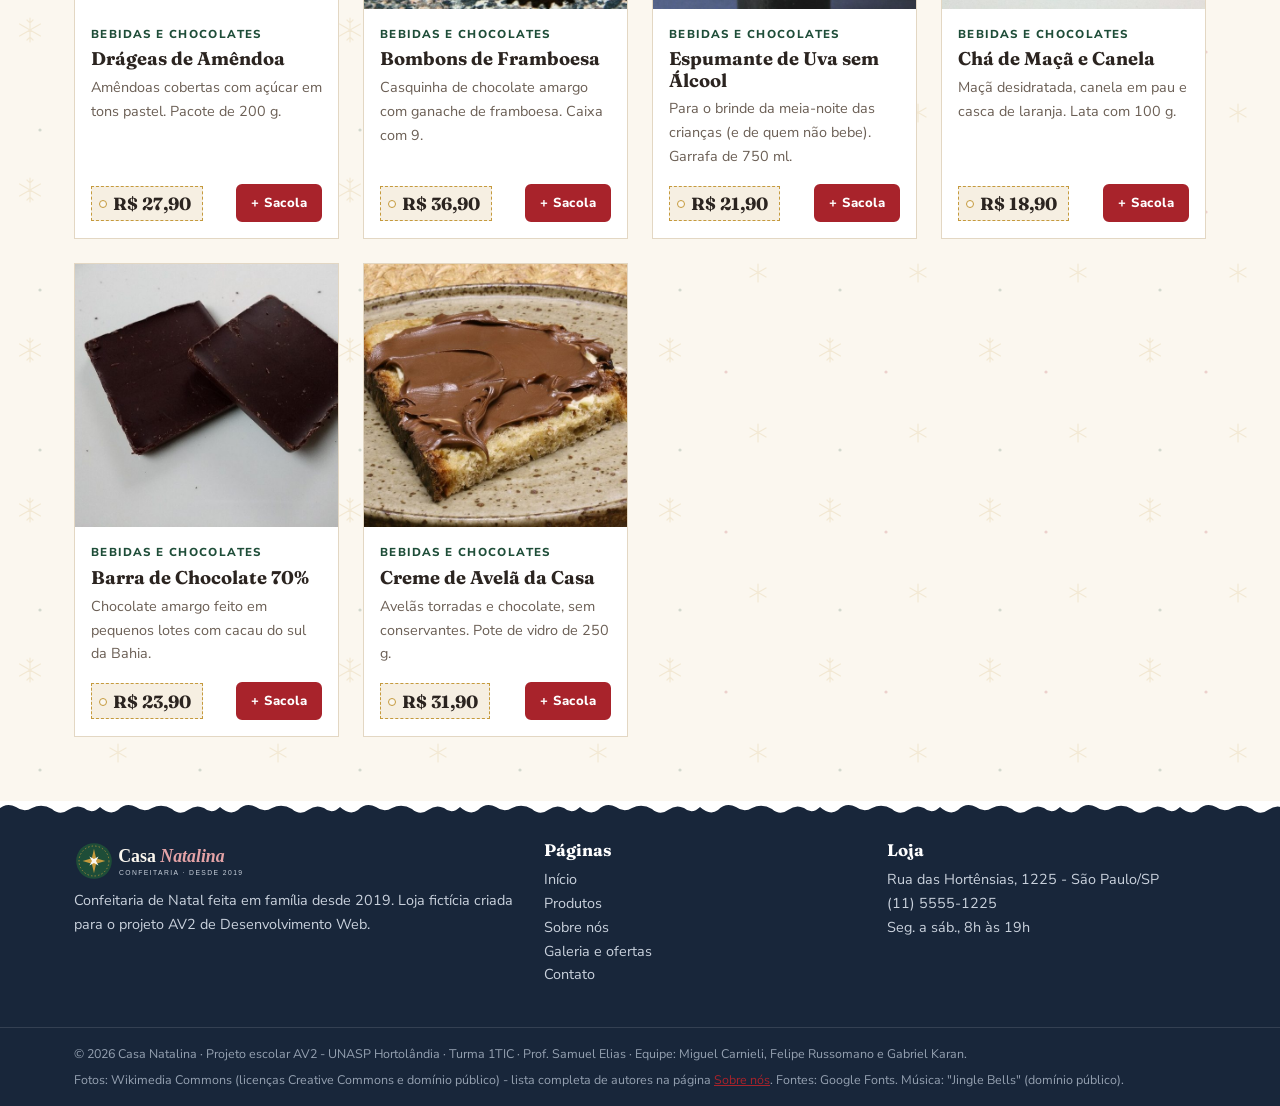
<file: produtos.html>
<!DOCTYPE html>
<html lang="pt-br">
<head>
  <meta charset="UTF-8">
  <meta name="viewport" content="width=device-width, initial-scale=1.0">
  <meta name="description" content="Catálogo com 50 doces de Natal: panetones, biscoitos, bolos, cestas e bebidas.">
  <title>Casa Natalina | Produtos</title>
  <link rel="icon" href="img/favicon.svg" type="image/svg+xml">
  <link rel="stylesheet" href="css/style.css">
  <link rel="stylesheet" href="css/responsivo.css">
</head>
<body>

  <!-- ===== CABEÇALHO (igual em todas as páginas) ===== -->
  <p class="aviso-topo">Encomendas de Natal até <strong>22 de dezembro</strong><span class="some-celular"> · retirada na loja ou entrega na cidade</span></p>
  <header>
    <div class="container cabecalho">
      <a href="index.html" class="logo"><img src="img/logo.svg" alt="Casa Natalina Confeitaria - página inicial"></a>
      <nav class="menu" id="menu" aria-label="Menu principal">
        <a href="index.html">Início</a>
        <a href="produtos.html" class="ativo" aria-current="page">Produtos</a>
        <a href="sobre.html">Sobre nós</a>
        <a href="galeria.html">Galeria e ofertas</a>
        <a href="contato.html">Contato</a>
      </nav>
      <div class="acoes">
        <button type="button" id="btn-musica" class="botao-icone" aria-pressed="false">
          <svg viewBox="0 0 24 24" aria-hidden="true"><path fill="currentColor" d="M9 18.5A2.5 2.5 0 1 1 7 16V5l12-2v12.5a2.5 2.5 0 1 1-2-2.45V6.4L9 7.7z"/></svg>
          <span class="rotulo">Música</span>
        </button>
        <button type="button" id="btn-carrinho" class="botao-icone" aria-label="Abrir carrinho">
          <svg viewBox="0 0 24 24" aria-hidden="true"><path fill="none" stroke="currentColor" stroke-width="2" d="M5 8h14l-1.2 12H6.2zM9 8V6a3 3 0 0 1 6 0v2"/></svg>
          <span class="rotulo">Sacola</span>
          <span id="qtd-carrinho" class="contador-carrinho">0</span>
        </button>
        <button type="button" class="btn-menu" aria-label="Abrir menu" aria-expanded="false" aria-controls="menu">☰</button>
      </div>
    </div>
    <div class="varal" aria-hidden="true"></div>
  </header>

  <main class="container">
    <section class="cabecalho-pagina revelar">
      <span class="chapeu">Catálogo de Natal 2026</span>
      <h1>Nossos produtos</h1>
      <p class="texto-apoio">São 50 receitas, divididas em cinco categorias. Clique na foto para ver os detalhes e no botão para colocar na sacola.</p>
    </section>

    <!-- FILTRO E BUSCA -->
    <section aria-label="Filtrar produtos">
      <div class="filtros">
        <div>
          <label for="busca" class="sr-only">Buscar produto</label>
          <input type="search" id="busca" class="campo-busca" placeholder="Buscar: canela, chocolate, panetone...">
        </div>
        <div class="categorias" id="categorias" role="group" aria-label="Categorias">
          <button type="button" class="ativo" data-categoria="todas">Todas</button>
          <button type="button" data-categoria="Panetones">Panetones</button>
          <button type="button" data-categoria="Biscoitos">Biscoitos</button>
          <button type="button" data-categoria="Bolos e Tortas">Bolos e tortas</button>
          <button type="button" data-categoria="Cestas e Kits">Cestas e kits</button>
          <button type="button" data-categoria="Bebidas e Chocolates">Bebidas e chocolates</button>
        </div>
      </div>
      <p id="contador" class="contador-produtos" aria-live="polite">Mostrando 50 de 50 produtos</p>
    </section>

    <!-- os 50 cards são criados pelo JavaScript a partir do array "produtos" -->
    <h2 class="sr-only">Lista de produtos</h2>
    <section id="lista-produtos" class="grade-produtos" aria-label="Lista de produtos"></section>
  </main>

  <!-- ===== RODAPÉ (igual em todas as páginas) ===== -->
  <footer>
    <div class="container rodape">
      <div>
        <img src="img/logo-claro.svg" alt="Casa Natalina Confeitaria" class="rodape-logo">
        <p>Confeitaria de Natal feita em família desde 2019. Loja fictícia criada para o projeto AV2 de Desenvolvimento Web.</p>
      </div>
      <div>
        <h2>Páginas</h2>
        <ul>
          <li><a href="index.html">Início</a></li>
          <li><a href="produtos.html">Produtos</a></li>
          <li><a href="sobre.html">Sobre nós</a></li>
          <li><a href="galeria.html">Galeria e ofertas</a></li>
          <li><a href="contato.html">Contato</a></li>
        </ul>
      </div>
      <div>
        <h2>Loja</h2>
        <ul>
          <li>Rua das Hortênsias, 1225 - São Paulo/SP</li>
          <li>(11) 5555-1225</li>
          <li>Seg. a sáb., 8h às 19h</li>
        </ul>
      </div>
    </div>
    <div class="rodape-fim">
      <div class="container">
        <p>© 2026 Casa Natalina · Projeto escolar AV2 - UNASP Hortolândia · Turma 1TIC · Prof. Samuel Elias · Equipe: Miguel Carnieli, Felipe Russomano e Gabriel Karan.</p>
        <p>Fotos: Wikimedia Commons (licenças Creative Commons e domínio público) - lista completa de autores na página <a href="sobre.html#creditos">Sobre nós</a>. Fontes: Google Fonts. Música: "Jingle Bells" (domínio público).</p>
      </div>
    </div>
  </footer>

  <!-- janela flutuante (modal) usada para os detalhes do produto -->
  <div class="modal" id="modal" role="dialog" aria-modal="true" aria-label="Detalhes">
    <div class="modal-caixa">
      <button type="button" class="fechar" aria-label="Fechar">×</button>
      <div id="modal-conteudo"></div>
    </div>
  </div>
  <button type="button" id="topo" aria-label="Voltar ao topo">↑</button>

  <!-- produtos.js precisa vir ANTES do script.js -->
  <script src="js/produtos.js"></script>
  <script src="js/script.js"></script>
</body>
</html>
</file>
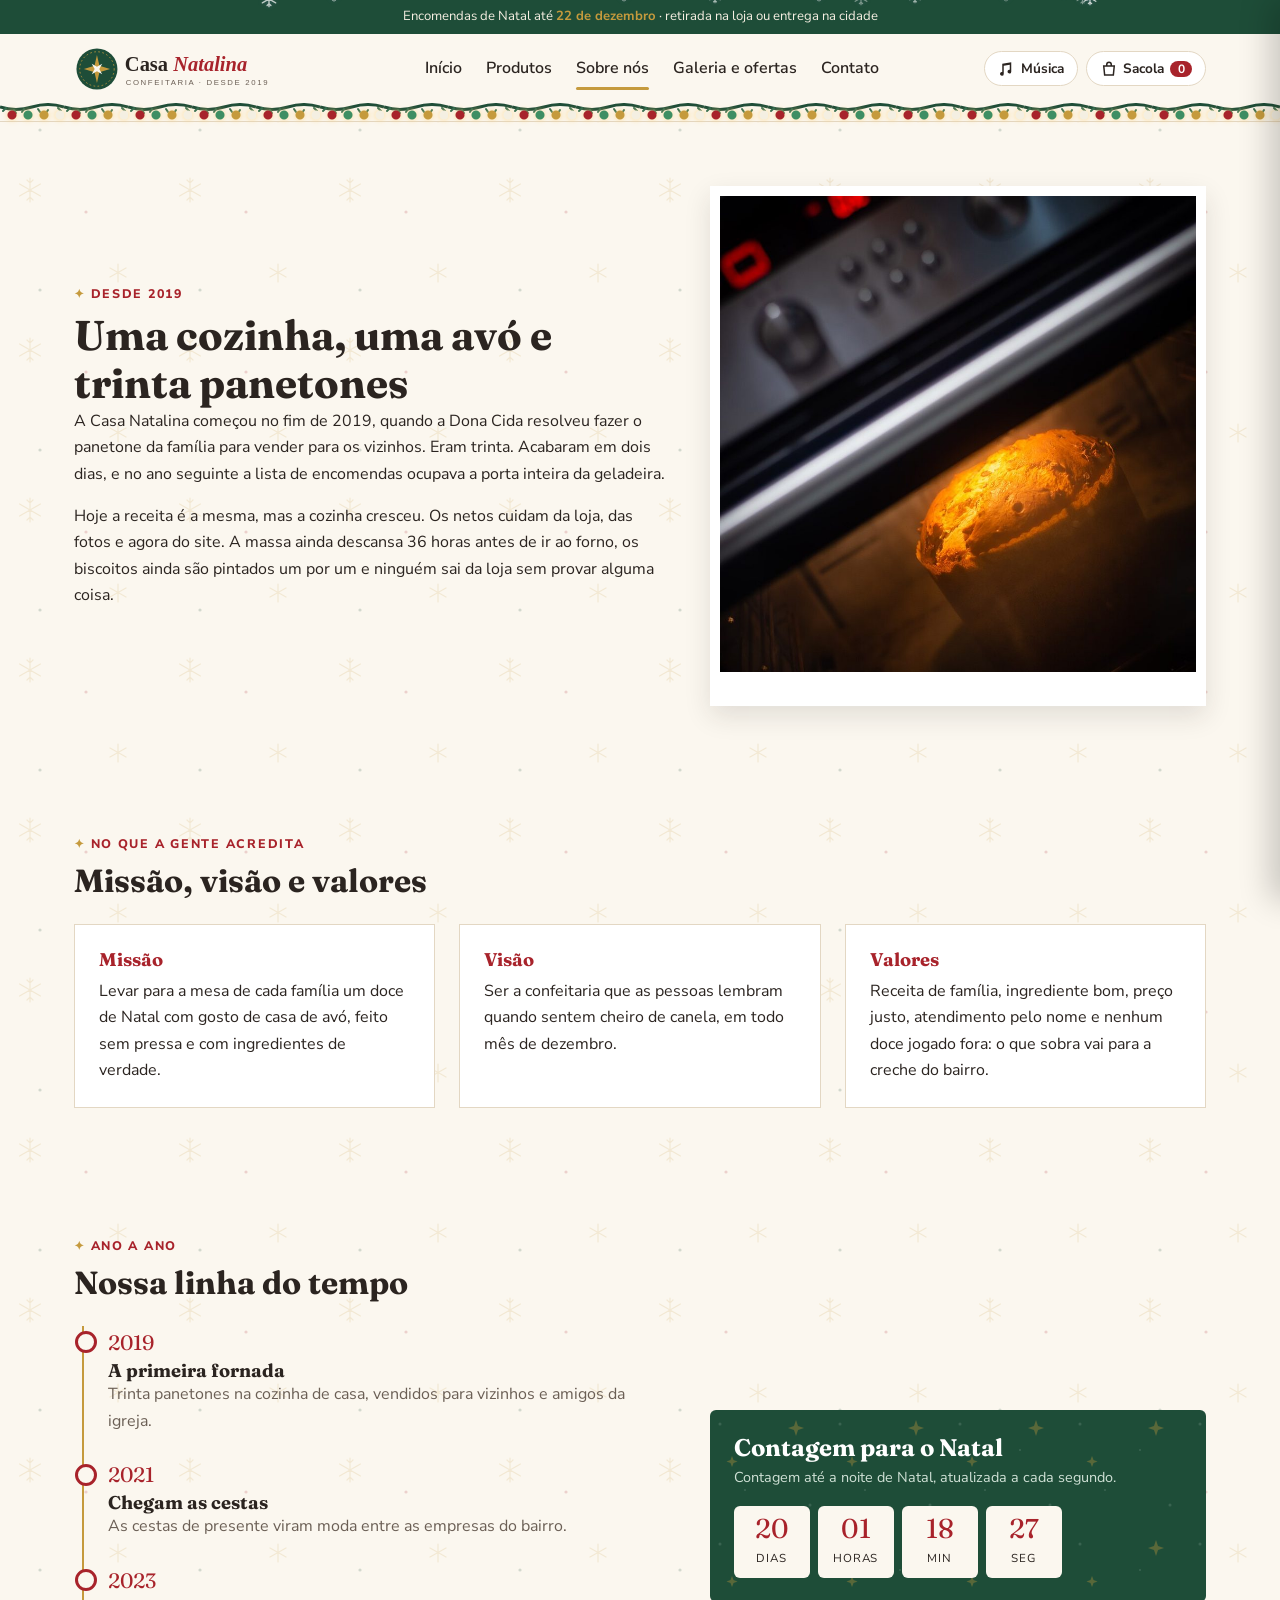
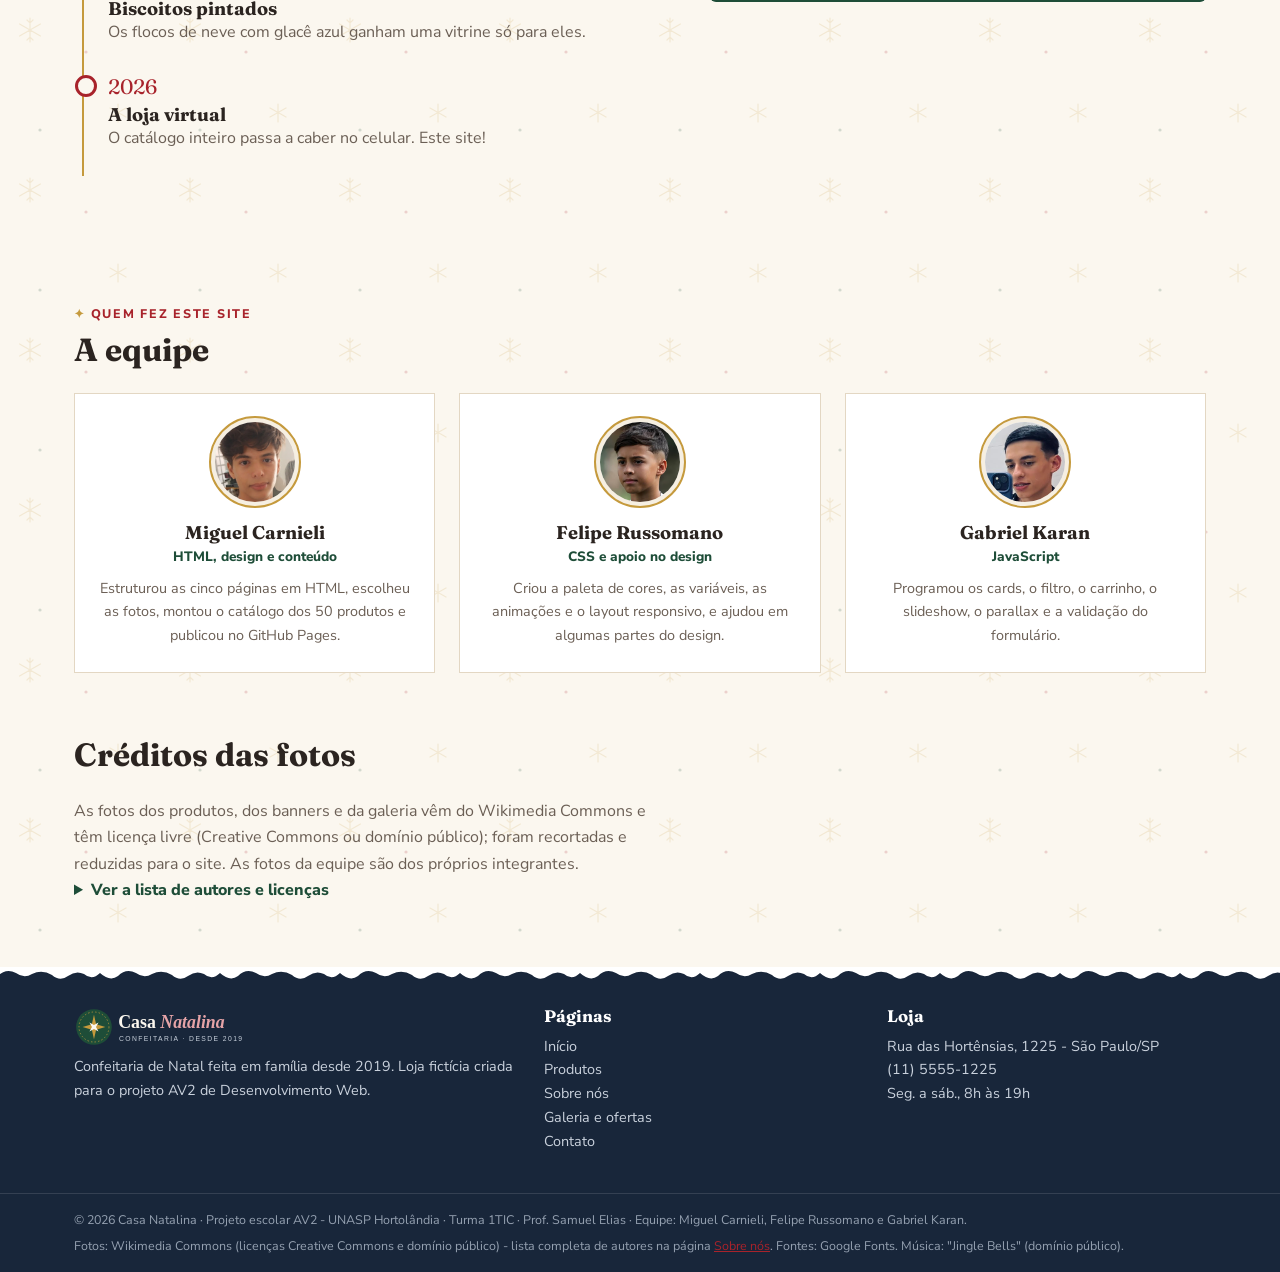
<file: sobre.html>
<!DOCTYPE html>
<html lang="pt-br">
<head>
  <meta charset="UTF-8">
  <meta name="viewport" content="width=device-width, initial-scale=1.0">
  <meta name="description" content="A história da Casa Natalina, missão, valores e a equipe.">
  <title>Casa Natalina | Sobre nós</title>
  <link rel="icon" href="img/favicon.svg" type="image/svg+xml">
  <link rel="stylesheet" href="css/style.css">
  <link rel="stylesheet" href="css/responsivo.css">
</head>
<body>

  <!-- ===== CABEÇALHO (igual em todas as páginas) ===== -->
  <p class="aviso-topo">Encomendas de Natal até <strong>22 de dezembro</strong><span class="some-celular"> · retirada na loja ou entrega na cidade</span></p>
  <header>
    <div class="container cabecalho">
      <a href="index.html" class="logo"><img src="img/logo.svg" alt="Casa Natalina Confeitaria - página inicial"></a>
      <nav class="menu" id="menu" aria-label="Menu principal">
        <a href="index.html">Início</a>
        <a href="produtos.html">Produtos</a>
        <a href="sobre.html" class="ativo" aria-current="page">Sobre nós</a>
        <a href="galeria.html">Galeria e ofertas</a>
        <a href="contato.html">Contato</a>
      </nav>
      <div class="acoes">
        <button type="button" id="btn-musica" class="botao-icone" aria-pressed="false">
          <svg viewBox="0 0 24 24" aria-hidden="true"><path fill="currentColor" d="M9 18.5A2.5 2.5 0 1 1 7 16V5l12-2v12.5a2.5 2.5 0 1 1-2-2.45V6.4L9 7.7z"/></svg>
          <span class="rotulo">Música</span>
        </button>
        <button type="button" id="btn-carrinho" class="botao-icone" aria-label="Abrir carrinho">
          <svg viewBox="0 0 24 24" aria-hidden="true"><path fill="none" stroke="currentColor" stroke-width="2" d="M5 8h14l-1.2 12H6.2zM9 8V6a3 3 0 0 1 6 0v2"/></svg>
          <span class="rotulo">Sacola</span>
          <span id="qtd-carrinho" class="contador-carrinho">0</span>
        </button>
        <button type="button" class="btn-menu" aria-label="Abrir menu" aria-expanded="false" aria-controls="menu">☰</button>
      </div>
    </div>
    <div class="varal" aria-hidden="true"></div>
  </header>

  <main>
    <!-- HISTÓRIA (fictícia) -->
    <section class="secao container historia">
      <div class="revelar">
        <span class="chapeu">Desde 2019</span>
        <h1>Uma cozinha, uma avó e trinta panetones</h1>
        <p>A Casa Natalina começou no fim de 2019, quando a Dona Cida resolveu fazer o panetone da família para vender para os vizinhos. Eram trinta. Acabaram em dois dias, e no ano seguinte a lista de encomendas ocupava a porta inteira da geladeira.</p>
        <p>Hoje a receita é a mesma, mas a cozinha cresceu. Os netos cuidam da loja, das fotos e agora do site. A massa ainda descansa 36 horas antes de ir ao forno, os biscoitos ainda são pintados um por um e ninguém sai da loja sem provar alguma coisa.</p>
      </div>
      <img src="img/galeria/panetone-forno.jpg" alt="Panetone assando dentro do forno, com a luz do forno acesa" class="foto-moldura revelar">
    </section>

    <!-- MISSÃO, VISÃO E VALORES -->
    <section class="secao container" aria-labelledby="titulo-valores">
      <span class="chapeu revelar">No que a gente acredita</span>
      <h2 id="titulo-valores" class="titulo-secao revelar">Missão, visão e valores</h2>
      <div class="valores">
        <article class="valor revelar">
          <h3>Missão</h3>
          <p>Levar para a mesa de cada família um doce de Natal com gosto de casa de avó, feito sem pressa e com ingredientes de verdade.</p>
        </article>
        <article class="valor revelar">
          <h3>Visão</h3>
          <p>Ser a confeitaria que as pessoas lembram quando sentem cheiro de canela, em todo mês de dezembro.</p>
        </article>
        <article class="valor revelar">
          <h3>Valores</h3>
          <p>Receita de família, ingrediente bom, preço justo, atendimento pelo nome e nenhum doce jogado fora: o que sobra vai para a creche do bairro.</p>
        </article>
      </div>
    </section>

    <!-- LINHA DO TEMPO + CONTAGEM -->
    <section class="secao container historia" aria-labelledby="titulo-tempo">
      <div class="revelar">
        <span class="chapeu">Ano a ano</span>
        <h2 id="titulo-tempo" class="titulo-secao">Nossa linha do tempo</h2>
        <ol class="linha-tempo">
          <li><span class="ano">2019</span><h3>A primeira fornada</h3><p>Trinta panetones na cozinha de casa, vendidos para vizinhos e amigos da igreja.</p></li>
          <li><span class="ano">2021</span><h3>Chegam as cestas</h3><p>As cestas de presente viram moda entre as empresas do bairro.</p></li>
          <li><span class="ano">2023</span><h3>Biscoitos pintados</h3><p>Os flocos de neve com glacê azul ganham uma vitrine só para eles.</p></li>
          <li><span class="ano">2026</span><h3>A loja virtual</h3><p>O catálogo inteiro passa a caber no celular. Este site!</p></li>
        </ol>
      </div>
      <div class="faixa-contagem caixa-contagem revelar">
        <h2>Contagem para o Natal</h2>
        <p>Contagem até a noite de Natal, atualizada a cada segundo.</p>
        <div class="contagem" data-contagem>
          <div><span data-dias>--</span><small>dias</small></div>
          <div><span data-horas>--</span><small>horas</small></div>
          <div><span data-minutos>--</span><small>min</small></div>
          <div><span data-segundos>--</span><small>seg</small></div>
        </div>
      </div>
    </section>

    <!-- EQUIPE -->
    <section class="secao container" aria-labelledby="titulo-equipe">
      <span class="chapeu revelar">Quem fez este site</span>
      <h2 id="titulo-equipe" class="titulo-secao revelar">A equipe</h2>
      <div class="equipe">
        <article class="pessoa revelar">
          <img src="img/equipe-miguel.jpg" alt="Foto de Miguel Carnieli" class="avatar">
          <h3>Miguel Carnieli</h3>
          <p class="funcao">HTML, design e conteúdo</p>
          <p>Estruturou as cinco páginas em HTML, escolheu as fotos, montou o catálogo dos 50 produtos e publicou no GitHub Pages.</p>
        </article>
        <article class="pessoa revelar">
          <img src="img/equipe-felipe.jpg" alt="Foto de Felipe Russomano" class="avatar">
          <h3>Felipe Russomano</h3>
          <p class="funcao">CSS e apoio no design</p>
          <p>Criou a paleta de cores, as variáveis, as animações e o layout responsivo, e ajudou em algumas partes do design.</p>
        </article>
        <article class="pessoa revelar">
          <img src="img/equipe-gabriel.jpg" alt="Foto de Gabriel Karan" class="avatar">
          <h3>Gabriel Karan</h3>
          <p class="funcao">JavaScript</p>
          <p>Programou os cards, o filtro, o carrinho, o slideshow, o parallax e a validação do formulário.</p>
        </article>
      </div>
    </section>

    <!-- CRÉDITOS DAS IMAGENS -->
    <section class="container creditos" id="creditos" aria-labelledby="titulo-creditos">
      <h2 id="titulo-creditos" class="titulo-secao">Créditos das fotos</h2>
      <p class="texto-apoio">As fotos dos produtos, dos banners e da galeria vêm do Wikimedia Commons e têm licença livre (Creative Commons ou domínio público); foram recortadas e reduzidas para o site. As fotos da equipe são dos próprios integrantes.</p>
      <details>
        <summary>Ver a lista de autores e licenças</summary>
        <ol>
          <li><code>img/produtos/panetone-trufado.jpg</code> - "Panettone Raúl Asencio.jpg", por Francesc Fort, CC BY-SA 4.0. <a href="https://commons.wikimedia.org/wiki/File:Panettone_Ra%C3%BAl_Asencio.jpg" target="_blank" rel="noopener">Fonte</a></li>
          <li><code>img/produtos/chocotone-doce-de-leite.jpg</code> - "Home made panettone by Nicola (5300955223).jpg", por N i c o l a from Fiumicino (Rome), Italy, CC BY 2.0. <a href="https://commons.wikimedia.org/wiki/File:Home_made_panettone_by_Nicola_(5300955223).jpg" target="_blank" rel="noopener">Fonte</a></li>
          <li><code>img/produtos/panetone-tradicional-frutas.jpg</code> - "Panettone italiano. Pan dulce de Navidad.jpg", por Juan Emilio Prades Bel, CC BY 4.0. <a href="https://commons.wikimedia.org/wiki/File:Panettone_italiano._Pan_dulce_de_Navidad.jpg" target="_blank" rel="noopener">Fonte</a></li>
          <li><code>img/produtos/panetone-laranja.jpg</code> - "Slice of panettone.jpg", por stu_spivack, CC BY-SA 2.0. <a href="https://commons.wikimedia.org/wiki/File:Slice_of_panettone.jpg" target="_blank" rel="noopener">Fonte</a></li>
          <li><code>img/produtos/pandoro-baunilha.jpg</code> - "Pandoro cut 01.jpg", por Kuebi = Armin Kübelbeck, CC BY-SA 3.0. <a href="https://commons.wikimedia.org/wiki/File:Pandoro_cut_01.jpg" target="_blank" rel="noopener">Fonte</a></li>
          <li><code>img/produtos/panetone-gotas-chocolate.jpg</code> - "Panettone - Nicolettone 2017 - IMG 7079 (31379967150).jpg", por N i c o l a from Fiumicino (Rome), Italy, CC BY 2.0. <a href="https://commons.wikimedia.org/wiki/File:Panettone_-_Nicolettone_2017_-_IMG_7079_(31379967150).jpg" target="_blank" rel="noopener">Fonte</a></li>
          <li><code>img/produtos/mini-panetones.jpg</code> - "Panettone shaped Muffins (24128497507).jpg", por N i c o l a from Fiumicino (Rome), Italy, CC BY 2.0. <a href="https://commons.wikimedia.org/wiki/File:Panettone_shaped_Muffins_(24128497507).jpg" target="_blank" rel="noopener">Fonte</a></li>
          <li><code>img/produtos/panetone-classico-italiano.jpg</code> - "Panettone aufgeschnitten freigestellt.jpg", por Hartung, Public domain. <a href="https://commons.wikimedia.org/wiki/File:Panettone_aufgeschnitten_freigestellt.jpg" target="_blank" rel="noopener">Fonte</a></li>
          <li><code>img/produtos/panetone-passas.jpg</code> - "Panettone - Nicolettone 2017 - IMG 7085 (31752542285).jpg", por N i c o l a from Fiumicino (Rome), Italy, CC BY 2.0. <a href="https://commons.wikimedia.org/wiki/File:Panettone_-_Nicolettone_2017_-_IMG_7085_(31752542285).jpg" target="_blank" rel="noopener">Fonte</a></li>
          <li><code>img/produtos/caixa-degustacao-panetones.jpg</code> - "Panettone shaped Muffins (24128499227).jpg", por N i c o l a from Fiumicino (Rome), Italy, CC BY 2.0. <a href="https://commons.wikimedia.org/wiki/File:Panettone_shaped_Muffins_(24128499227).jpg" target="_blank" rel="noopener">Fonte</a></li>
          <li><code>img/produtos/biscoito-gengibre.jpg</code> - "Gingerbread men.jpg", por Gaetan Lee, CC BY 2.0. <a href="https://commons.wikimedia.org/wiki/File:Gingerbread_men.jpg" target="_blank" rel="noopener">Fonte</a></li>
          <li><code>img/produtos/biscoitos-decorados.jpg</code> - "Decorated sugar cookies 2.jpg", por Julie Anne Workman, CC BY-SA 3.0. <a href="https://commons.wikimedia.org/wiki/File:Decorated_sugar_cookies_2.jpg" target="_blank" rel="noopener">Fonte</a></li>
          <li><code>img/produtos/biscoito-amendoas.jpg</code> - "Almond Biscuit Bakery.JPG", por Triv.rao, CC BY-SA 4.0. <a href="https://commons.wikimedia.org/wiki/File:Almond_Biscuit_Bakery.JPG" target="_blank" rel="noopener">Fonte</a></li>
          <li><code>img/produtos/speculoos.jpg</code> - "Spekulatius four pieces of.jpg", por Zerohund, CC BY-SA 3.0. <a href="https://commons.wikimedia.org/wiki/File:Spekulatius_four_pieces_of.jpg" target="_blank" rel="noopener">Fonte</a></li>
          <li><code>img/produtos/estrela-canela.jpg</code> - "Zimtsterne.jpg", por 4028mdk09, CC BY-SA 3.0. <a href="https://commons.wikimedia.org/wiki/File:Zimtsterne.jpg" target="_blank" rel="noopener">Fonte</a></li>
          <li><code>img/produtos/biscoito-glace-real.jpg</code> - "Snowflake Christmas sugar cookies (2), December 2008.jpg", por Kristin Ausk, CC BY-SA 2.0. <a href="https://commons.wikimedia.org/wiki/File:Snowflake_Christmas_sugar_cookies_(2),_December_2008.jpg" target="_blank" rel="noopener">Fonte</a></li>
          <li><code>img/produtos/cookies-chocolate.jpg</code> - "Chocolate chip cookies on cutting board.jpg", por Mshuang2, CC0. <a href="https://commons.wikimedia.org/wiki/File:Chocolate_chip_cookies_on_cutting_board.jpg" target="_blank" rel="noopener">Fonte</a></li>
          <li><code>img/produtos/biscoito-mel-chocolate.jpg</code> - "Lebkuchen-single.jpg", por Cnbrb, CC BY-SA 4.0. <a href="https://commons.wikimedia.org/wiki/File:Lebkuchen-single.jpg" target="_blank" rel="noopener">Fonte</a></li>
          <li><code>img/produtos/alfajor-chocolate.jpg</code> - "It&#x27;s It ice cream sandwich 2021-07.png", por WhatamIdoing, CC BY-SA 4.0. <a href="https://commons.wikimedia.org/wiki/File:It%27s_It_ice_cream_sandwich_2021-07.png" target="_blank" rel="noopener">Fonte</a></li>
          <li><code>img/produtos/lata-vintage-biscoitos.jpg</code> - "Big+Lots+2011+Christmas+Cookie+Tin+-+Bakery+25.JPG", por Ed Berg http://toyconnect.blogspot.com/, CC BY-SA 3.0. <a href="https://commons.wikimedia.org/wiki/File:Big%2BLots%2B2011%2BChristmas%2BCookie%2BTin%2B-%2BBakery%2B25.JPG" target="_blank" rel="noopener">Fonte</a></li>
          <li><code>img/produtos/galette-dos-reis.jpg</code> - "Galette des rois dllu.jpg", por Dllu, CC BY 4.0. <a href="https://commons.wikimedia.org/wiki/File:Galette_des_rois_dllu.jpg" target="_blank" rel="noopener">Fonte</a></li>
          <li><code>img/produtos/tronco-de-natal.jpg</code> - "Buche de Noel (Yule Log).jpg", por Mitantig, CC BY-SA 4.0. <a href="https://commons.wikimedia.org/wiki/File:Buche_de_Noel_(Yule_Log).jpg" target="_blank" rel="noopener">Fonte</a></li>
          <li><code>img/produtos/torta-holandesa.jpg</code> - "Chocolate Haupia Pie - 2459168787.jpg", por Gregg Tavares, CC BY 2.0. <a href="https://commons.wikimedia.org/wiki/File:Chocolate_Haupia_Pie_-_2459168787.jpg" target="_blank" rel="noopener">Fonte</a></li>
          <li><code>img/produtos/bolo-nozes.jpg</code> - "A slice of coffee and walnut cake - Audit Room Café, Petworth House.jpg", por Andy Li, CC0. <a href="https://commons.wikimedia.org/wiki/File:A_slice_of_coffee_and_walnut_cake_-_Audit_Room_Caf%C3%A9,_Petworth_House.jpg" target="_blank" rel="noopener">Fonte</a></li>
          <li><code>img/produtos/torta-maca-canela.jpg</code> - "Apple pie 7.jpg", por Shisma, CC BY 4.0. <a href="https://commons.wikimedia.org/wiki/File:Apple_pie_7.jpg" target="_blank" rel="noopener">Fonte</a></li>
          <li><code>img/produtos/cheesecake-frutas-vermelhas.jpg</code> - "Berry Cheesecake (7263633496).jpg", por Rexness, CC BY-SA 2.0. <a href="https://commons.wikimedia.org/wiki/File:Berry_Cheesecake_(7263633496).jpg" target="_blank" rel="noopener">Fonte</a></li>
          <li><code>img/produtos/stollen.jpg</code> - "Stollen-Dresdner Christstollen.jpg", por Gürgi, Public domain. <a href="https://commons.wikimedia.org/wiki/File:Stollen-Dresdner_Christstollen.jpg" target="_blank" rel="noopener">Fonte</a></li>
          <li><code>img/produtos/torta-mousse-chocolate.jpg</code> - "Chocolate mousse cake 2.jpg", por Lionel Allorge, CC BY-SA 3.0. <a href="https://commons.wikimedia.org/wiki/File:Chocolate_mousse_cake_2.jpg" target="_blank" rel="noopener">Fonte</a></li>
          <li><code>img/produtos/bolo-red-velvet.jpg</code> - "Red velvet cake slice.jpg", por Flickr user ~Twon~ : https://www.flickr.com/photos/twon/, CC BY 2.0. <a href="https://commons.wikimedia.org/wiki/File:Red_velvet_cake_slice.jpg" target="_blank" rel="noopener">Fonte</a></li>
          <li><code>img/produtos/cupcakes-natal.jpg</code> - "Christmas Cupcakes.jpg", por Tim Sullivan, CC0. <a href="https://commons.wikimedia.org/wiki/File:Christmas_Cupcakes.jpg" target="_blank" rel="noopener">Fonte</a></li>
          <li><code>img/produtos/cesta-premium.jpg</code> - "Brown Christmas cookie in vintage basket (49341546557).jpg", por Nenad Stojkovic from Srbija, CC BY 2.0. <a href="https://commons.wikimedia.org/wiki/File:Brown_Christmas_cookie_in_vintage_basket_(49341546557).jpg" target="_blank" rel="noopener">Fonte</a></li>
          <li><code>img/produtos/kit-cortadores.jpg</code> - "Cookies-christmas-xmas-baking (24300047376).jpg", por www.Pixel.la Free Stock Photos, CC0. <a href="https://commons.wikimedia.org/wiki/File:Cookies-christmas-xmas-baking_(24300047376).jpg" target="_blank" rel="noopener">Fonte</a></li>
          <li><code>img/produtos/cesta-frutas.jpg</code> - "Exotic Fruit Gift Basket (4461109309).jpg", por Vegan Feast Catering, CC BY 2.0. <a href="https://commons.wikimedia.org/wiki/File:Exotic_Fruit_Gift_Basket_(4461109309).jpg" target="_blank" rel="noopener">Fonte</a></li>
          <li><code>img/produtos/kit-casinha-gengibre.jpg</code> - "Gingerbread House 2025.jpg", por Louis174936, CC BY-SA 4.0. <a href="https://commons.wikimedia.org/wiki/File:Gingerbread_House_2025.jpg" target="_blank" rel="noopener">Fonte</a></li>
          <li><code>img/produtos/cesta-cafe-manha.jpg</code> - "Morning-breakfast-croissant (24244330501).jpg", por www.Pixel.la Free Stock Photos, CC0. <a href="https://commons.wikimedia.org/wiki/File:Morning-breakfast-croissant_(24244330501).jpg" target="_blank" rel="noopener">Fonte</a></li>
          <li><code>img/produtos/kit-brigadeiros.jpg</code> - "Brigadeiro.jpg", por User Mayra (Maych) on Flickr, CC BY-SA 2.0. <a href="https://commons.wikimedia.org/wiki/File:Brigadeiro.jpg" target="_blank" rel="noopener">Fonte</a></li>
          <li><code>img/produtos/kit-sucos-artesanais.jpg</code> - "Prune juice bottles.jpg", por Betty Wills (Atsme), CC BY-SA 4.0. <a href="https://commons.wikimedia.org/wiki/File:Prune_juice_bottles.jpg" target="_blank" rel="noopener">Fonte</a></li>
          <li><code>img/produtos/caixa-presente.jpg</code> - "Brown gift box with red ribbon and bow.jpg", por Shixart1985, CC BY 2.0. <a href="https://commons.wikimedia.org/wiki/File:Brown_gift_box_with_red_ribbon_and_bow.jpg" target="_blank" rel="noopener">Fonte</a></li>
          <li><code>img/produtos/bau-madeira.jpg</code> - "Chest - 18c - Wooden Architecture Centre, Tyumen.jpg", por Лапоть, CC0. <a href="https://commons.wikimedia.org/wiki/File:Chest_-_18c_-_Wooden_Architecture_Centre,_Tyumen.jpg" target="_blank" rel="noopener">Fonte</a></li>
          <li><code>img/produtos/kit-infantil-confeiteiro.jpg</code> - "Sugar Sprinkled Sugar Cookies.jpg", por HeatherMarieKosur, CC BY-SA 4.0. <a href="https://commons.wikimedia.org/wiki/File:Sugar_Sprinkled_Sugar_Cookies.jpg" target="_blank" rel="noopener">Fonte</a></li>
          <li><code>img/produtos/chocolate-quente.jpg</code> - "Hot chocolate in western.jpg", por Geoffreyrabbit, CC BY-SA 4.0. <a href="https://commons.wikimedia.org/wiki/File:Hot_chocolate_in_western.jpg" target="_blank" rel="noopener">Fonte</a></li>
          <li><code>img/produtos/gemada-sem-alcool.jpg</code> - "Eggnog (cropped).jpg", por Dinner Series, CC BY 2.0. <a href="https://commons.wikimedia.org/wiki/File:Eggnog_(cropped).jpg" target="_blank" rel="noopener">Fonte</a></li>
          <li><code>img/produtos/suco-quente-uva.jpg</code> - "Mulled wine - Olea 2025-12-26.jpg", por Andy Li, CC0. <a href="https://commons.wikimedia.org/wiki/File:Mulled_wine_-_Olea_2025-12-26.jpg" target="_blank" rel="noopener">Fonte</a></li>
          <li><code>img/produtos/caixa-trufas.jpg</code> - "Chocolate truffles 2.jpg", por Off-shell, CC BY-SA 4.0. <a href="https://commons.wikimedia.org/wiki/File:Chocolate_truffles_2.jpg" target="_blank" rel="noopener">Fonte</a></li>
          <li><code>img/produtos/drageas-amendoa.jpg</code> - "La-Pone-Jordan-Almonds.jpg", por Evan-Amos, CC BY-SA 3.0. <a href="https://commons.wikimedia.org/wiki/File:La-Pone-Jordan-Almonds.jpg" target="_blank" rel="noopener">Fonte</a></li>
          <li><code>img/produtos/bombons-frutas.jpg</code> - "Raspberry chocolate truffle from Mary Ann&#x27;s Chocolates Dessert, March 2011.jpg", por Steven Depolo, CC BY 2.0. <a href="https://commons.wikimedia.org/wiki/File:Raspberry_chocolate_truffle_from_Mary_Ann%27s_Chocolates_Dessert,_March_2011.jpg" target="_blank" rel="noopener">Fonte</a></li>
          <li><code>img/produtos/espumante-uva.jpg</code> - "Bottle, juice (AM 2004.52.223-6).jpg", por Greenway&#x27;s Orchards Ltd, CC BY 4.0. <a href="https://commons.wikimedia.org/wiki/File:Bottle,_juice_(AM_2004.52.223-6).jpg" target="_blank" rel="noopener">Fonte</a></li>
          <li><code>img/produtos/cha-canela-maca.jpg</code> - "Tarçın çayı 2013-11-23 01-56.jpg", por User:Hari1414, CC BY-SA 3.0. <a href="https://commons.wikimedia.org/wiki/File:Tar%C3%A7%C4%B1n_%C3%A7ay%C4%B1_2013-11-23_01-56.jpg" target="_blank" rel="noopener">Fonte</a></li>
          <li><code>img/produtos/barra-chocolate.jpg</code> - "Righteously Raw chocolate.jpg", por Mx. Granger, CC0. <a href="https://commons.wikimedia.org/wiki/File:Righteously_Raw_chocolate.jpg" target="_blank" rel="noopener">Fonte</a></li>
          <li><code>img/produtos/creme-avela.jpg</code> - "Schockelasbotterschmir.jpg", por Cornischong at Luxembourgish Wikipedia, CC BY-SA 3.0. <a href="https://commons.wikimedia.org/wiki/File:Schockelasbotterschmir.jpg" target="_blank" rel="noopener">Fonte</a></li>
          <li><code>img/banners/slide-panetone.jpg</code> - "Panettone - Nicolettone 2017 - IMG 7092 (31752504105).jpg", por N i c o l a from Fiumicino (Rome), Italy, CC BY 2.0. <a href="https://commons.wikimedia.org/wiki/File:Panettone_-_Nicolettone_2017_-_IMG_7092_(31752504105).jpg" target="_blank" rel="noopener">Fonte</a></li>
          <li><code>img/banners/slide-biscoitos.jpg</code> - "Gingerbread Cookies on Table.jpg", por GutMaze, CC BY-SA 4.0. <a href="https://commons.wikimedia.org/wiki/File:Gingerbread_Cookies_on_Table.jpg" target="_blank" rel="noopener">Fonte</a></li>
          <li><code>img/banners/slide-casinha.jpg</code> - "Gingerbread landscape.jpg", por Orsotron, CC BY-SA 3.0. <a href="https://commons.wikimedia.org/wiki/File:Gingerbread_landscape.jpg" target="_blank" rel="noopener">Fonte</a></li>
          <li><code>img/banners/parallax-fundo.jpg</code> - "Snowy Night, Forest, Dunes, and Cleveland Peak (53406270337).jpg", por Great Sand Dunes National Park and Preserve, Public domain. <a href="https://commons.wikimedia.org/wiki/File:Snowy_Night,_Forest,_Dunes,_and_Cleveland_Peak_(53406270337).jpg" target="_blank" rel="noopener">Fonte</a></li>
          <li><code>img/galeria/bandeja-doces.jpg</code> - "A friend&#x27;s baked goodies for caloing at home, Ehrenbach.jpg", por Gerda Arendt, CC0. <a href="https://commons.wikimedia.org/wiki/File:A_friend%27s_baked_goodies_for_caloing_at_home,_Ehrenbach.jpg" target="_blank" rel="noopener">Fonte</a></li>
          <li><code>img/galeria/mesa-ceia.jpg</code> - "Christmas Eve dinner table with Christmas food 01.jpg", por Chris Olszewski, CC BY-SA 4.0. <a href="https://commons.wikimedia.org/wiki/File:Christmas_Eve_dinner_table_with_Christmas_food_01.jpg" target="_blank" rel="noopener">Fonte</a></li>
          <li><code>img/galeria/casinha-confeitos.jpg</code> - "Gingerbread house with candy.jpg", por Thegreatmutata, CC BY 4.0. <a href="https://commons.wikimedia.org/wiki/File:Gingerbread_house_with_candy.jpg" target="_blank" rel="noopener">Fonte</a></li>
          <li><code>img/galeria/biscoitos-pintados.jpg</code> - "02014 Die traditionelle Adventkirmes in Sanok.JPG", por Silar, CC BY-SA 4.0. <a href="https://commons.wikimedia.org/wiki/File:02014_Die_traditionelle_Adventkirmes_in_Sanok.JPG" target="_blank" rel="noopener">Fonte</a></li>
          <li><code>img/galeria/tronco-decorado.jpg</code> - "Bûche de Noël chocolat framboise maison.jpg", por Jebulon, CC0. <a href="https://commons.wikimedia.org/wiki/File:B%C3%BBche_de_No%C3%ABl_chocolat_framboise_maison.jpg" target="_blank" rel="noopener">Fonte</a></li>
          <li><code>img/galeria/biscoito-arvore.jpg</code> - "Christmas tree sugar cookies, December 2008.jpg", por Kristin Ausk, CC BY-SA 2.0. <a href="https://commons.wikimedia.org/wiki/File:Christmas_tree_sugar_cookies,_December_2008.jpg" target="_blank" rel="noopener">Fonte</a></li>
          <li><code>img/galeria/cupcakes-mesa.jpg</code> - "Christmas cupcakes.jpg", por cooknken, CC BY 2.0. <a href="https://commons.wikimedia.org/wiki/File:Christmas_cupcakes.jpg" target="_blank" rel="noopener">Fonte</a></li>
          <li><code>img/galeria/panetone-forno.jpg</code> - "Panettone IMG 3619 (44319157480).jpg", por N i c o l a from Fiumicino (Rome), Italy, CC BY 2.0. <a href="https://commons.wikimedia.org/wiki/File:Panettone_IMG_3619_(44319157480).jpg" target="_blank" rel="noopener">Fonte</a></li>
          <li><code>img/galeria/biscoitos-gengibre.jpg</code> - "Erimuotoisia piparkakkuja.jpg", por Pipariryhmä, CC BY 3.0. <a href="https://commons.wikimedia.org/wiki/File:Erimuotoisia_piparkakkuja.jpg" target="_blank" rel="noopener">Fonte</a></li>
        </ol>
      </details>
    </section>
  </main>

  <!-- ===== RODAPÉ (igual em todas as páginas) ===== -->
  <footer>
    <div class="container rodape">
      <div>
        <img src="img/logo-claro.svg" alt="Casa Natalina Confeitaria" class="rodape-logo">
        <p>Confeitaria de Natal feita em família desde 2019. Loja fictícia criada para o projeto AV2 de Desenvolvimento Web.</p>
      </div>
      <div>
        <h2>Páginas</h2>
        <ul>
          <li><a href="index.html">Início</a></li>
          <li><a href="produtos.html">Produtos</a></li>
          <li><a href="sobre.html">Sobre nós</a></li>
          <li><a href="galeria.html">Galeria e ofertas</a></li>
          <li><a href="contato.html">Contato</a></li>
        </ul>
      </div>
      <div>
        <h2>Loja</h2>
        <ul>
          <li>Rua das Hortênsias, 1225 - São Paulo/SP</li>
          <li>(11) 5555-1225</li>
          <li>Seg. a sáb., 8h às 19h</li>
        </ul>
      </div>
    </div>
    <div class="rodape-fim">
      <div class="container">
        <p>© 2026 Casa Natalina · Projeto escolar AV2 - UNASP Hortolândia · Turma 1TIC · Prof. Samuel Elias · Equipe: Miguel Carnieli, Felipe Russomano e Gabriel Karan.</p>
        <p>Fotos: Wikimedia Commons (licenças Creative Commons e domínio público) - lista completa de autores na página <a href="sobre.html#creditos">Sobre nós</a>. Fontes: Google Fonts. Música: "Jingle Bells" (domínio público).</p>
      </div>
    </div>
  </footer>

  <!-- janela flutuante (modal) usada para os detalhes do produto -->
  <div class="modal" id="modal" role="dialog" aria-modal="true" aria-label="Detalhes">
    <div class="modal-caixa">
      <button type="button" class="fechar" aria-label="Fechar">×</button>
      <div id="modal-conteudo"></div>
    </div>
  </div>
  <button type="button" id="topo" aria-label="Voltar ao topo">↑</button>

  <!-- produtos.js precisa vir ANTES do script.js -->
  <script src="js/produtos.js"></script>
  <script src="js/script.js"></script>
</body>
</html>
</file>
<file: css/style.css>
/* ==========================================================
   CASA NATALINA - CONFEITARIA
   style.css: cores, fontes e o visual de cada parte do site.
   O que muda conforme o tamanho da tela fica em responsivo.css.

   Ordem do arquivo:
   1. Variáveis   2. Base   3. Botões   4. Cabeçalho e varal de luzes
   5. Home (slideshow, contagem, parallax, passos)   6. Cards de produto
   7. Produtos (filtros)   8. Sobre   9. Galeria e ofertas   10. Contato
   11. Modal e carrinho   12. Rodapé   13. Efeitos (neve, revelar, topo)
   ========================================================== */
@import url('https://fonts.googleapis.com/css2?family=Fraunces:opsz,wght@9..144,500;9..144,700&family=Nunito+Sans:wght@400;600;800&display=swap');

/* ---------- 1. VARIÁVEIS ---------- */
:root {
  /* paleta natalina */
  --vermelho: #A8232B;
  --vermelho-escuro: #7E1A20;
  --verde: #1E4D38;
  --verde-claro: #2F6B4F;
  --dourado: #C59A3D;
  --neve: #FFFFFF;
  --creme: #F6EFE2;
  --papel: #FBF7EF;
  --noite: #18263A;
  --tinta: #2B2420;          /* cor do texto: marrom bem escuro, parece tinta de caneta */
  --tinta-suave: #6B5F55;
  --linha: #E3D7C3;

  /* tons de apoio (luzes do varal, avisos do formulário e textos do rodapé) */
  --verde-luz: #3E8E63;
  --luz-creme: #E9E2D0;
  --luz-neve: #F4EFE2;
  --verde-nevoa: #CFE0D5;
  --erro-fundo: #FDF1F1;
  --erro-borda: #F0C7C9;
  --sucesso-fundo: #E6F2EA;
  --sucesso-borda: #B9D8C4;
  --rodape-texto: #C9D1DC;
  --rodape-suave: #95A1B1;

  /* fontes (só duas, como pede o projeto) */
  --fonte-titulo: 'Fraunces', Georgia, serif;
  --fonte-texto: 'Nunito Sans', Arial, sans-serif;

  /* espaçamentos */
  --e1: 0.5rem;
  --e2: 1rem;
  --e3: 1.5rem;
  --e4: 2.5rem;
  --e5: 4rem;

  --raio: 6px;
  --sombra: 0 10px 25px rgba(43, 36, 32, 0.12);
  --largura: 1180px;
}

/* ---------- 2. BASE ---------- */
* {
  margin: 0;
  padding: 0;
  box-sizing: border-box;
}

html {
  scroll-behavior: smooth;
}

body {
  font-family: var(--fonte-texto);
  font-size: 1rem;
  line-height: 1.65;
  color: var(--tinta);
  background-color: var(--papel);
  overflow-x: hidden;
}

img {
  max-width: 100%;
  display: block;
}

a {
  color: var(--vermelho);
}

h1, h2, h3 {
  font-family: var(--fonte-titulo);
  font-weight: 700;
  line-height: 1.15;
  color: var(--tinta);
}

h1 { font-size: 2.2rem; }
h2 { font-size: 1.8rem; }
h3 { font-size: 1.15rem; }

:focus-visible {
  outline: 3px solid var(--dourado);
  outline-offset: 3px;
}

/* largura máxima do conteúdo, centralizado */
.container {
  width: 100%;
  max-width: var(--largura);
  margin: 0 auto;
  padding: 0 var(--e2);
}

.secao {
  padding: var(--e5) 0;
}

/* "chapéu": texto pequeno acima dos títulos */
.chapeu {
  display: block;
  font-size: 0.78rem;
  font-weight: 800;
  letter-spacing: 0.14em;
  text-transform: uppercase;
  color: var(--vermelho);
  margin-bottom: var(--e1);
}

.titulo-secao {
  margin-bottom: var(--e3);
  max-width: 34ch;
}

.texto-apoio {
  color: var(--tinta-suave);
  max-width: 60ch;
}

/* texto só para leitores de tela */
.sr-only {
  position: absolute;
  width: 1px;
  height: 1px;
  overflow: hidden;
  clip: rect(0 0 0 0);
  white-space: nowrap;
}

/* ---------- 3. BOTÕES ---------- */
.botao {
  display: inline-block;
  font-family: var(--fonte-texto);
  font-size: 0.9rem;
  font-weight: 800;
  letter-spacing: 0.04em;
  text-decoration: none;
  color: var(--neve);
  background: var(--vermelho);
  border: 2px solid var(--vermelho);
  border-radius: var(--raio);
  padding: 0.7rem 1.3rem;
  cursor: pointer;
  transition: background 0.25s, transform 0.25s;
}

.botao:hover {
  background: var(--vermelho-escuro);
  border-color: var(--vermelho-escuro);
  transform: translateY(-2px);
}

.botao-contorno {
  background: transparent;
  color: var(--vermelho);
}

.botao-contorno:hover {
  color: var(--neve);
}

.botao-verde {
  background: var(--verde);
  border-color: var(--verde);
}

.botao-verde:hover {
  background: var(--verde-claro);
  border-color: var(--verde-claro);
}

/* botão que "pulsa" para chamar atenção */
.pulsar {
  animation: pulsar 2.2s ease-in-out infinite;
}

/* ---------- 4. CABEÇALHO ---------- */
.aviso-topo {
  background: var(--verde);
  color: var(--creme);
  font-size: 0.82rem;
  text-align: center;
  padding: 0.4rem var(--e2);
}

.aviso-topo strong {
  color: var(--dourado);
}

header {
  position: sticky;
  top: 0;
  z-index: 50;
  background: var(--papel);
  border-bottom: 1px solid var(--linha);
}

.cabecalho {
  position: relative;
  display: flex;
  align-items: center;
  justify-content: space-between;
  gap: var(--e2);
  padding-top: 0.7rem;
  padding-bottom: 0.7rem;
}

.logo img {
  height: 46px;
  width: auto;
}

.menu a {
  font-weight: 600;
  text-decoration: none;
  color: var(--tinta);
  padding: 0.4rem 0;
  position: relative;
}

.menu a:hover {
  color: var(--vermelho);
}

/* página atual: risquinho dourado embaixo (pseudo-elemento ::after) */
.menu a.ativo::after {
  content: "";
  position: absolute;
  left: 0;
  right: 0;
  bottom: 0;
  height: 3px;
  border-radius: 2px;
  background: var(--dourado);
}

.acoes {
  display: flex;
  align-items: center;
  gap: var(--e1);
}

.botao-icone {
  display: inline-flex;
  align-items: center;
  gap: 0.35rem;
  font-family: var(--fonte-texto);
  font-weight: 700;
  font-size: 0.85rem;
  color: var(--tinta);
  background: var(--neve);
  border: 1px solid var(--linha);
  border-radius: 999px;
  padding: 0.45rem 0.8rem;
  cursor: pointer;
  transition: border-color 0.2s;
}

.botao-icone:hover {
  border-color: var(--vermelho);
}

.botao-icone svg {
  width: 18px;
  height: 18px;
}

.botao-icone[aria-pressed="true"] {
  background: var(--verde);
  border-color: var(--verde);
  color: var(--neve);
}

.contador-carrinho {
  background: var(--vermelho);
  color: var(--neve);
  border-radius: 999px;
  min-width: 1.4rem;
  padding: 0 0.35rem;
  text-align: center;
  font-size: 0.75rem;
}

.btn-menu {
  font-size: 1.5rem;
  line-height: 1;
  background: none;
  border: none;
  color: var(--tinta);
  cursor: pointer;
  padding: 0.3rem 0.4rem;
}

/* Varal de luzes: duas fileiras de bolinhas que acendem alternadas */
.varal {
  height: 14px;
  position: relative;
  background:
    linear-gradient(var(--tinta-suave), var(--tinta-suave)) top 3px left 0 / 100% 1px no-repeat;
}

.varal::before,
.varal::after {
  content: "";
  position: absolute;
  inset: 0;
  background-repeat: repeat-x;
  background-size: 64px 14px;
  animation: piscar 1.6s steps(1) infinite;
}

.varal::before {
  background-image:
    radial-gradient(circle at 12px 9px, var(--vermelho) 4px, transparent 5px),
    radial-gradient(circle at 44px 9px, var(--dourado) 4px, transparent 5px);
}

.varal::after {
  background-image:
    radial-gradient(circle at 28px 9px, var(--verde-luz) 4px, transparent 5px),
    radial-gradient(circle at 60px 9px, var(--luz-creme) 4px, transparent 5px);
  animation-delay: 0.8s;
}

/* ---------- 5. HOME ---------- */
.inicio {
  display: grid;
  gap: var(--e4);
  align-items: center;
  padding: var(--e4) var(--e2) var(--e5);
}

.inicio h1 {
  font-size: 2.4rem;
  margin-bottom: var(--e2);
}

.inicio h1 em {
  font-style: italic;
  color: var(--vermelho);
}

.inicio p {
  color: var(--tinta-suave);
  margin-bottom: var(--e3);
  max-width: 46ch;
}

.inicio .botoes {
  display: flex;
  flex-wrap: wrap;
  gap: var(--e1);
}

.assinatura {
  font-family: var(--fonte-titulo);
  font-style: italic;
  color: var(--verde);
  margin-top: var(--e3);
}

/* SLIDESHOW: todos os slides ficam empilhados no mesmo lugar.
   Só o slide com a classe .ativo fica visível (opacidade 1). */
.slideshow {
  position: relative;
  aspect-ratio: 4 / 3;              /* mesma proporção das fotos: nada é cortado */
  border: 10px solid var(--neve);
  box-shadow: var(--sombra);
  transform: rotate(1deg);
  background: var(--creme);
}

.slide {
  position: absolute;
  inset: 0;
  opacity: 0;
  transition: opacity 0.8s ease;
}

.slide.ativo {
  opacity: 1;
  z-index: 1;
}

.slide img {
  width: 100%;
  height: 100%;
  object-fit: cover;
}

.slide figcaption {
  position: absolute;
  left: 0;
  bottom: 0;
  background: var(--papel);
  padding: 0.6rem 1rem;
  font-family: var(--fonte-titulo);
  font-size: 1rem;
  max-width: 85%;
}

.slide figcaption small {
  display: block;
  font-family: var(--fonte-texto);
  font-size: 0.8rem;
  color: var(--tinta-suave);
}

.seta {
  position: absolute;
  top: 50%;
  z-index: 2;
  width: 42px;
  height: 42px;
  margin-top: -21px;
  border-radius: 50%;
  border: none;
  background: rgba(251, 247, 239, 0.92);
  color: var(--tinta);
  font-size: 1.3rem;
  cursor: pointer;
  transition: background 0.2s;
}

.seta:hover {
  background: var(--dourado);
}

.seta-anterior { left: 10px; }
.seta-proxima { right: 10px; }

.indicadores {
  position: absolute;
  right: 12px;
  bottom: 12px;
  z-index: 2;
  display: flex;
  gap: 6px;
}

.indicador {
  width: 11px;
  height: 11px;
  border-radius: 50%;
  border: 2px solid var(--neve);
  background: transparent;
  cursor: pointer;
}

.indicador.ativo {
  background: var(--neve);
}

/* CONTAGEM REGRESSIVA: faixa verde com 4 caixinhas */
.faixa-contagem {
  background: var(--verde);
  color: var(--creme);
  padding: var(--e4) 0;
}

.faixa-contagem .container {
  display: flex;
  flex-wrap: wrap;
  align-items: center;
  justify-content: space-between;
  gap: var(--e3);
}

.faixa-contagem h2 {
  color: var(--neve);
  font-size: 1.5rem;
}

.faixa-contagem p {
  color: var(--verde-nevoa);
  font-size: 0.9rem;
}

/* versão em caixa da contagem (páginas Sobre e Galeria) */
.caixa-contagem {
  border-radius: var(--raio);
  padding: var(--e3);
}

.caixa-contagem h2 {
  margin-bottom: 0.3rem;
}

.caixa-contagem .contagem {
  margin-top: var(--e2);
}

.contagem {
  display: flex;
  gap: var(--e1);
}

.contagem div {
  background: var(--papel);
  color: var(--tinta);
  border-radius: var(--raio);
  min-width: 68px;
  padding: 0.5rem;
  text-align: center;
}

.contagem span {
  display: block;
  font-family: var(--fonte-titulo);
  font-size: 1.7rem;
  line-height: 1.1;
  color: var(--vermelho);
}

.contagem small {
  font-size: 0.72rem;
  text-transform: uppercase;
  letter-spacing: 0.08em;
}

/* PARALLAX: fundo (foto) e frente (pinheiros) andam em velocidades diferentes */
.parallax {
  position: relative;
  height: 420px;
  overflow: hidden;
  background: var(--noite);
  display: flex;
  align-items: center;
  justify-content: center;
}

.camada {
  position: absolute;
  left: 0;
  width: 100%;
  will-change: transform;
}

.camada-fundo {
  top: -15%;
  height: 130%;
  object-fit: cover;
}

.camada-frente {
  bottom: -40px;
  height: auto;
}

.parallax-texto {
  position: relative;
  z-index: 2;
  max-width: 560px;
  margin: 0 var(--e2);
  text-align: center;
  color: var(--neve);
}

.parallax-texto blockquote {
  font-family: var(--fonte-titulo);
  font-size: 1.6rem;
  line-height: 1.3;
  text-shadow: 0 2px 12px rgba(0, 0, 0, 0.5);
}

.parallax-texto cite {
  display: block;
  margin-top: var(--e2);
  font-style: normal;
  font-size: 0.9rem;
  color: var(--dourado);
}

/* COMO ENCOMENDAR: passos numerados */
.passos {
  display: grid;
  gap: var(--e3);
  counter-reset: passo;
  list-style: none;
}

.passos li {
  counter-increment: passo;
  border-top: 2px solid var(--tinta);
  padding-top: var(--e2);
}

.passos li::before {
  content: "0" counter(passo);
  display: block;
  font-family: var(--fonte-titulo);
  font-size: 2.6rem;
  color: var(--dourado);
  line-height: 1;
  margin-bottom: var(--e1);
}

.passos p {
  color: var(--tinta-suave);
  font-size: 0.95rem;
}

/* LINKS PARA AS OUTRAS PÁGINAS */
.atalhos {
  display: grid;
  gap: var(--e2);
}

.atalho {
  display: block;
  text-decoration: none;
  color: var(--tinta);
  background: var(--neve);
  border: 1px solid var(--linha);
  border-left: 6px solid var(--verde);
  padding: var(--e3);
  transition: transform 0.25s, border-color 0.25s;
}

.atalho:hover {
  transform: translateX(6px);
  border-left-color: var(--vermelho);
}

.atalho h3 {
  margin-bottom: 0.3rem;
}

.atalho p {
  color: var(--tinta-suave);
  font-size: 0.92rem;
}

.atalho span {
  display: inline-block;
  margin-top: var(--e1);
  font-weight: 800;
  color: var(--vermelho);
}

.topo-secao {
  display: flex;
  flex-wrap: wrap;
  align-items: flex-end;
  justify-content: space-between;
  gap: var(--e2);
  margin-bottom: var(--e3);
}

.topo-secao .titulo-secao {
  margin-bottom: 0;
}

/* ---------- 6. CARDS DE PRODUTO ---------- */
.grade-produtos {
  display: grid;
  gap: var(--e3);
}

.card {
  display: flex;
  flex-direction: column;
  background: var(--neve);
  border: 1px solid var(--linha);
  transition: transform 0.3s, box-shadow 0.3s;
}

.card:hover {
  transform: translateY(-6px);
  box-shadow: var(--sombra);
}

.card-foto {
  display: block;
  width: 100%;
  border: none;
  padding: 0;
  background: var(--creme);
  cursor: zoom-in;
  overflow: hidden;
}

.card-foto img {
  width: 100%;
  aspect-ratio: 1 / 1;
  object-fit: cover;
  transition: transform 0.5s;
}

.card:hover .card-foto img {
  transform: scale(1.05);
}

.card-corpo {
  display: flex;
  flex-direction: column;
  flex: 1;
  padding: var(--e2);
}

.card-categoria {
  font-size: 0.72rem;
  font-weight: 800;
  letter-spacing: 0.12em;
  text-transform: uppercase;
  color: var(--verde);
}

.card h3 {
  margin: 0.3rem 0 0.4rem;
}

.card p {
  font-size: 0.9rem;
  color: var(--tinta-suave);
  flex: 1;
}

.card-rodape {
  display: flex;
  flex-wrap: wrap;
  align-items: center;
  justify-content: space-between;
  gap: var(--e1);
  margin-top: var(--e2);
}

/* preço em forma de etiqueta (o furinho é feito com ::before) */
.etiqueta {
  position: relative;
  font-family: var(--fonte-titulo);
  font-weight: 700;
  font-size: 1.1rem;
  color: var(--tinta);
  background: var(--creme);
  border: 1px dashed var(--dourado);
  padding: 0.15rem 0.7rem 0.15rem 1.3rem;
}

.etiqueta::before {
  content: "";
  position: absolute;
  left: 0.45rem;
  top: 50%;
  width: 6px;
  height: 6px;
  margin-top: -3px;
  border-radius: 50%;
  background: var(--papel);
  border: 1px solid var(--dourado);
}

.btn-comprar {
  font-size: 0.82rem;
  padding: 0.5rem 0.8rem;
  white-space: nowrap;
}

.etiqueta {
  white-space: nowrap;
}

.sem-resultado {
  grid-column: 1 / -1;
  text-align: center;
  padding: var(--e5) var(--e2);
  border: 2px dashed var(--linha);
}

.sem-resultado h2 {
  font-size: 1.4rem;
  margin-bottom: var(--e1);
}

/* ---------- 7. PÁGINA DE PRODUTOS ---------- */
.cabecalho-pagina {
  padding: var(--e4) 0 var(--e3);
  border-bottom: 1px solid var(--linha);
  margin-bottom: var(--e4);
}

.cabecalho-pagina h1 {
  margin-bottom: var(--e1);
}

.filtros {
  display: grid;
  gap: var(--e2);
  margin-bottom: var(--e2);
}

.campo-busca {
  width: 100%;
  font: inherit;
  padding: 0.75rem 1rem;
  border: 1px solid var(--linha);
  border-radius: var(--raio);
  background: var(--neve);
}

.campo-busca:focus {
  outline: none;
  border-color: var(--verde);
  box-shadow: 0 0 0 3px rgba(30, 77, 56, 0.15);
}

.categorias {
  display: flex;
  flex-wrap: wrap;
  gap: 0.4rem;
}

.categorias button {
  font: inherit;
  font-size: 0.85rem;
  font-weight: 700;
  padding: 0.4rem 0.9rem;
  border-radius: 999px;
  border: 1px solid var(--linha);
  background: var(--neve);
  color: var(--tinta);
  cursor: pointer;
  transition: background 0.2s, color 0.2s;
}

.categorias button:hover {
  border-color: var(--verde);
}

.categorias button.ativo {
  background: var(--verde);
  border-color: var(--verde);
  color: var(--neve);
}

.contador-produtos {
  font-size: 0.9rem;
  color: var(--tinta-suave);
  margin-bottom: var(--e3);
}

/* ---------- 8. SOBRE ---------- */
.historia {
  display: grid;
  gap: var(--e4);
  align-items: center;
}

.historia p + p {
  margin-top: var(--e2);
}

.foto-moldura {
  border: 10px solid var(--neve);
  box-shadow: var(--sombra);
  transform: rotate(-1.5deg);
}

.valores {
  display: grid;
  gap: var(--e3);
}

.valor {
  background: var(--neve);
  border: 1px solid var(--linha);
  padding: var(--e3);
}

.valor h3 {
  color: var(--vermelho);
  margin-bottom: var(--e1);
}

.linha-tempo {
  list-style: none;
  border-left: 2px solid var(--dourado);
  margin-left: 0.5rem;
}

.linha-tempo li {
  position: relative;
  padding: 0 0 var(--e3) var(--e3);
}

/* bolinha de cada ano da linha do tempo */
.linha-tempo li::before {
  content: "";
  position: absolute;
  left: -9px;
  top: 0.35rem;
  width: 16px;
  height: 16px;
  border-radius: 50%;
  background: var(--papel);
  border: 3px solid var(--vermelho);
}

.linha-tempo .ano {
  font-family: var(--fonte-titulo);
  font-size: 1.3rem;
  color: var(--vermelho);
}

.linha-tempo p {
  color: var(--tinta-suave);
}

.equipe {
  display: grid;
  gap: var(--e3);
}

.pessoa {
  text-align: center;
  background: var(--neve);
  border: 1px solid var(--linha);
  padding: var(--e3);
}

.avatar {
  width: 88px;
  height: 88px;
  margin: 0 auto var(--e2);
  border-radius: 50%;
  display: grid;
  place-items: center;
  font-family: var(--fonte-titulo);
  font-size: 1.8rem;
  color: var(--neve);
  background: var(--verde);
  border: 4px solid var(--creme);
  outline: 2px solid var(--dourado);
}

/* quando o avatar é uma foto: recorta redondinho sem esticar */
img.avatar {
  object-fit: cover;
  background: var(--creme);
}

.pessoa:nth-child(2) .avatar { background: var(--vermelho); }
.pessoa:nth-child(3) .avatar { background: var(--noite); }

.pessoa .funcao {
  font-weight: 800;
  font-size: 0.85rem;
  color: var(--verde);
  margin: 0.2rem 0 var(--e1);
}

.pessoa p {
  font-size: 0.9rem;
  color: var(--tinta-suave);
}

.creditos summary {
  cursor: pointer;
  font-weight: 800;
  color: var(--verde);
}

.creditos ol {
  margin-top: var(--e2);
  padding-left: 1.4rem;
  font-size: 0.82rem;
  color: var(--tinta-suave);
  columns: 1;
}

.creditos li {
  margin-bottom: 0.3rem;
  break-inside: avoid;
}

/* ---------- 9. GALERIA E OFERTAS ---------- */
.galeria {
  display: grid;
  gap: var(--e2);
}

.foto-galeria {
  position: relative;
  display: block;
  width: 100%;
  border: none;
  padding: 0;
  cursor: zoom-in;
  overflow: hidden;
  background: var(--creme);
}

.foto-galeria img {
  width: 100%;
  height: 100%;
  aspect-ratio: 1 / 1;
  object-fit: cover;
  transition: transform 0.5s;
}

.foto-galeria:hover img {
  transform: scale(1.06);
}

.foto-galeria span {
  position: absolute;
  left: 0;
  right: 0;
  bottom: 0;
  padding: 1.5rem 0.8rem 0.6rem;
  text-align: left;
  font-family: var(--fonte-titulo);
  color: var(--neve);
  background: linear-gradient(transparent, rgba(0, 0, 0, 0.65));
}

.ofertas {
  display: grid;
  gap: var(--e3);
}

.oferta {
  position: relative;
  background: var(--neve);
  border: 2px dashed var(--vermelho);
  padding: var(--e3);
}

.oferta .selo {
  position: absolute;
  top: -14px;
  right: 14px;
  background: var(--vermelho);
  color: var(--neve);
  font-weight: 800;
  font-size: 0.8rem;
  padding: 0.2rem 0.7rem;
  transform: rotate(3deg);
}

.oferta h3 {
  margin-bottom: var(--e1);
}

.oferta p {
  color: var(--tinta-suave);
  font-size: 0.92rem;
}

/* ---------- 10. CONTATO ---------- */
.contato {
  display: grid;
  gap: var(--e4);
}

.formulario {
  background: var(--neve);
  border: 1px solid var(--linha);
  padding: var(--e3);
}

.campo {
  margin-bottom: var(--e2);
}

.campo label {
  display: block;
  font-weight: 700;
  font-size: 0.9rem;
  margin-bottom: 0.3rem;
}

.campo input,
.campo select,
.campo textarea {
  width: 100%;
  font: inherit;
  padding: 0.7rem 0.9rem;
  border: 1px solid var(--linha);
  border-radius: var(--raio);
  background: var(--papel);
  color: var(--tinta);
}

.campo input:focus,
.campo select:focus,
.campo textarea:focus {
  outline: none;
  border-color: var(--verde);
  background: var(--neve);
}

/* campo com erro (o JavaScript coloca aria-invalid="true") */
.campo [aria-invalid="true"] {
  border-color: var(--vermelho);
  background: var(--erro-fundo);
}

.erro-campo {
  display: block;
  min-height: 1.2rem;
  font-size: 0.82rem;
  color: var(--vermelho);
  margin-top: 0.2rem;
}

.mensagem-form {
  display: none;
  margin-top: var(--e2);
  padding: var(--e2);
  border-radius: var(--raio);
  font-weight: 700;
}

.mensagem-form.sucesso {
  display: block;
  background: var(--sucesso-fundo);
  color: var(--verde);
  border: 1px solid var(--sucesso-borda);
}

.mensagem-form.erro {
  display: block;
  background: var(--erro-fundo);
  color: var(--vermelho);
  border: 1px solid var(--erro-borda);
}

.info-loja {
  list-style: none;
}

.info-loja li {
  padding: var(--e2) 0;
  border-bottom: 1px dashed var(--linha);
}

.info-loja strong {
  display: block;
  font-family: var(--fonte-titulo);
  font-size: 1.05rem;
  color: var(--verde);
}

.observacao {
  font-size: 0.8rem;
  color: var(--tinta-suave);
  margin-top: var(--e2);
}

/* ---------- 11. MODAL (LIGHTBOX) E CARRINHO ---------- */
.modal {
  position: fixed;
  inset: 0;
  z-index: 100;
  display: none;
  align-items: center;
  justify-content: center;
  padding: var(--e2);
  background: rgba(24, 38, 58, 0.8);
}

.modal.aberto {
  display: flex;
}

.modal-caixa {
  position: relative;
  width: 100%;
  max-width: 760px;
  max-height: 92vh;
  overflow-y: auto;
  background: var(--papel);
  animation: aparecer 0.3s ease;
}

.modal-produto {
  display: grid;
}

.modal-produto img {
  width: 100%;
  aspect-ratio: 1 / 1;
  object-fit: cover;
}

.modal-info {
  padding: var(--e3);
}

.modal-info h2 {
  margin: 0.3rem 0 var(--e1);
}

.modal-info p {
  color: var(--tinta-suave);
  margin-bottom: var(--e2);
}

.modal-info .etiqueta {
  display: inline-block;
  margin-bottom: var(--e2);
}

.modal-foto img {
  width: 100%;
  max-height: 75vh;
  object-fit: contain;
  background: var(--noite);
}

.modal-foto p {
  padding: var(--e2);
  font-family: var(--fonte-titulo);
}

.fechar {
  position: absolute;
  top: 8px;
  right: 8px;
  z-index: 2;
  width: 38px;
  height: 38px;
  border: none;
  border-radius: 50%;
  background: var(--neve);
  color: var(--tinta);
  font-size: 1.5rem;
  line-height: 1;
  cursor: pointer;
}

.modal .seta {
  position: absolute;
}

/* fundo escuro + gaveta do carrinho */
.carrinho-fundo {
  position: fixed;
  inset: 0;
  z-index: 90;
  background: rgba(24, 38, 58, 0.55);
  opacity: 0;
  visibility: hidden;
  transition: opacity 0.3s, visibility 0.3s;
}

.carrinho {
  position: fixed;
  top: 0;
  right: 0;
  bottom: 0;
  z-index: 95;
  width: min(400px, 100%);
  display: flex;
  flex-direction: column;
  background: var(--papel);
  box-shadow: -10px 0 30px rgba(0, 0, 0, 0.2);
  transform: translateX(100%);
  transition: transform 0.35s ease;
}

body.carrinho-aberto .carrinho {
  transform: translateX(0);
}

body.carrinho-aberto .carrinho-fundo {
  opacity: 1;
  visibility: visible;
}

.carrinho-topo {
  display: flex;
  align-items: center;
  justify-content: space-between;
  padding: var(--e2) var(--e3);
  border-bottom: 1px solid var(--linha);
}

.carrinho-topo .fechar {
  position: static;
  background: transparent;
}

.carrinho-lista {
  list-style: none;
  flex: 1;
  overflow-y: auto;
  padding: var(--e2) var(--e3);
}

.carrinho-vazio {
  color: var(--tinta-suave);
  text-align: center;
  padding: var(--e4) 0;
}

.item {
  display: grid;
  grid-template-columns: 60px 1fr auto;
  gap: 0.8rem;
  align-items: center;
  padding: 0.7rem 0;
  border-bottom: 1px dashed var(--linha);
}

.item img {
  width: 60px;
  height: 60px;
  object-fit: cover;
}

.item-nome {
  font-weight: 700;
  font-size: 0.9rem;
  line-height: 1.3;
}

.item-preco {
  font-size: 0.85rem;
  color: var(--vermelho);
}

.item-qtd {
  display: flex;
  align-items: center;
  gap: 0.5rem;
  margin-top: 0.3rem;
}

.item-qtd button,
.item-remover {
  width: 26px;
  height: 26px;
  border: 1px solid var(--linha);
  border-radius: 50%;
  background: var(--neve);
  cursor: pointer;
  font-weight: 800;
  color: var(--tinta);
}

.item-remover {
  border: none;
  background: transparent;
  color: var(--tinta-suave);
  font-size: 1.1rem;
}

.item-remover:hover {
  color: var(--vermelho);
}

.carrinho-rodape {
  padding: var(--e2) var(--e3) var(--e3);
  border-top: 1px solid var(--linha);
  background: var(--creme);
}

.carrinho-total {
  display: flex;
  justify-content: space-between;
  font-family: var(--fonte-titulo);
  font-size: 1.25rem;
  margin-bottom: var(--e2);
}

.carrinho-botoes {
  display: flex;
  gap: var(--e1);
}

.carrinho-botoes .botao {
  flex: 1;
  text-align: center;
}

/* aviso que aparece no canto e some sozinho */
.aviso {
  position: fixed;
  left: 50%;
  bottom: 24px;
  z-index: 120;
  transform: translateX(-50%);
  background: var(--tinta);
  color: var(--papel);
  padding: 0.7rem 1.2rem;
  border-radius: var(--raio);
  font-size: 0.9rem;
  box-shadow: var(--sombra);
  animation: subir 0.3s ease;
  max-width: 90vw;
}

/* ---------- 12. RODAPÉ ---------- */
footer {
  background: var(--noite);
  color: var(--rodape-texto);
  font-size: 0.9rem;
  margin-top: var(--e5);
}

.rodape {
  display: grid;
  gap: var(--e3);
  padding-top: var(--e4);
  padding-bottom: var(--e4);
}

.rodape h2 {
  font-size: 1.05rem;
  color: var(--neve);
  margin-bottom: var(--e1);
}

.rodape ul {
  list-style: none;
}

.rodape a {
  color: var(--rodape-texto);
  text-decoration: none;
}

.rodape a:hover {
  color: var(--dourado);
  text-decoration: underline;
}

.rodape-logo {
  height: 40px;
  width: auto;
  margin-bottom: var(--e1);
}

.rodape-fim {
  border-top: 1px solid rgba(255, 255, 255, 0.12);
  padding: var(--e2) 0;
  font-size: 0.78rem;
  color: var(--rodape-suave);
}

.rodape-fim p + p {
  margin-top: 0.3rem;
}

/* ---------- 13. EFEITOS ---------- */
/* neve: bolinhas brancas criadas pelo JavaScript */
.floco {
  position: fixed;
  top: -10px;
  z-index: 40;
  border-radius: 50%;
  background: var(--neve);
  box-shadow: 0 0 3px rgba(120, 140, 160, 0.6);
  pointer-events: none;
  animation: cair linear infinite;
}

/* animação ao rolar: começa escondido e aparece quando entra na tela */
.revelar {
  opacity: 0;
  transform: translateY(30px);
  transition: opacity 0.8s ease, transform 0.8s ease;
}

.revelar.visivel {
  opacity: 1;
  transform: none;
}

/* botão voltar ao topo */
#topo {
  position: fixed;
  right: 18px;
  bottom: 18px;
  z-index: 60;
  width: 46px;
  height: 46px;
  border: none;
  border-radius: 50%;
  background: var(--verde);
  color: var(--neve);
  font-size: 1.2rem;
  cursor: pointer;
  box-shadow: var(--sombra);
  opacity: 0;
  visibility: hidden;
  transition: opacity 0.3s, visibility 0.3s, background 0.2s;
}

#topo.mostrar {
  opacity: 1;
  visibility: visible;
}

#topo:hover {
  background: var(--vermelho);
}

@keyframes cair {
  from { transform: translateY(-10px) translateX(0); }
  50%  { transform: translateY(50vh) translateX(20px); }
  to   { transform: translateY(105vh) translateX(-10px); }
}

@keyframes piscar {
  0%   { opacity: 1; }
  50%  { opacity: 0.25; }
}

@keyframes pulsar {
  0%, 100% { box-shadow: 0 0 0 0 rgba(168, 35, 43, 0.45); }
  50%      { box-shadow: 0 0 0 10px rgba(168, 35, 43, 0); }
}

@keyframes aparecer {
  from { opacity: 0; transform: scale(0.96); }
  to   { opacity: 1; transform: none; }
}

@keyframes subir {
  from { opacity: 0; transform: translate(-50%, 20px); }
  to   { opacity: 1; transform: translate(-50%, 0); }
}

/* ---------- 14. CLIMA DE NATAL (só decoração, não muda o layout) ---------- */

/* fundo da página com flocos de neve dourados bem clarinhos */
body {
  background-image: url("data:image/svg+xml,%3Csvg xmlns='http://www.w3.org/2000/svg' width='160' height='160'%3E%3Cg stroke='%23C59A3D' stroke-width='1.2' stroke-linecap='round' fill='none' opacity='0.16'%3E%3Cpath d='M30 18v24M19.6 24l20.8 12M19.6 36l20.8-12M27 20l3 3 3-3M27 40l3-3 3 3'/%3E%3Cpath d='M118 104v18M110 108l16 9M110 117l16-9'/%3E%3C/g%3E%3Ccircle cx='86' cy='52' r='1.6' fill='%23A8232B' opacity='0.18'/%3E%3Ccircle cx='40' cy='130' r='1.6' fill='%231E4D38' opacity='0.18'/%3E%3C/svg%3E");
}

/* varal: agora é uma guirlanda de pinheiro, e as lâmpadas brilham */
.varal {
  height: 18px;
  background: url("data:image/svg+xml,%3Csvg xmlns='http://www.w3.org/2000/svg' width='64' height='18'%3E%3Cpath d='M0 4 Q16 9 32 4 T64 4' stroke='%231E4D38' stroke-width='3' fill='none'/%3E%3Cpath d='M6 5l-3 3M14 7l2 3M24 6l-2 3M38 6l2 3M48 7l-2 3M58 5l3 3' stroke='%232F6B4F' stroke-width='2' stroke-linecap='round'/%3E%3C/svg%3E") repeat-x top left / 64px 18px;
}

.varal::before,
.varal::after {
  background-size: 64px 18px;
  filter: drop-shadow(0 0 3px rgba(255, 210, 120, 0.9));
}

.varal::before {
  background-image:
    radial-gradient(circle at 12px 12px, var(--vermelho) 4px, transparent 5px),
    radial-gradient(circle at 44px 12px, var(--dourado) 4px, transparent 5px);
}

.varal::after {
  background-image:
    radial-gradient(circle at 28px 12px, var(--verde-luz) 4px, transparent 5px),
    radial-gradient(circle at 60px 12px, var(--luz-neve) 4px, transparent 5px);
}

/* estrelinha antes do "chapéu" dos títulos */
.chapeu::before {
  content: "✦ ";
  color: var(--dourado);
}

/* fita listrada de bengala doce prendendo a foto do slideshow */
.slideshow::before {
  content: "";
  position: absolute;
  top: -18px;
  left: 50%;
  z-index: 3;
  width: 130px;
  height: 26px;
  margin-left: -65px;
  transform: rotate(-3deg);
  background: repeating-linear-gradient(45deg, var(--vermelho) 0 10px, var(--neve) 10px 20px);
  opacity: 0.92;
  box-shadow: 0 2px 6px rgba(0, 0, 0, 0.15);
}

.foto-moldura {
  border-bottom-width: 34px;     /* moldura estilo foto de polaroide */
}

/* faixa da contagem com estrelinhas e flocos brancos */
.faixa-contagem {
  background-color: var(--verde);
  background-image: url("data:image/svg+xml,%3Csvg xmlns='http://www.w3.org/2000/svg' width='120' height='120'%3E%3Cg fill='white' opacity='0.12'%3E%3Ccircle cx='10' cy='14' r='1.5'/%3E%3Ccircle cx='70' cy='40' r='1'/%3E%3Ccircle cx='100' cy='95' r='1.5'/%3E%3Ccircle cx='35' cy='80' r='1'/%3E%3C/g%3E%3Cpath d='M86 10l2 6 6 2-6 2-2 6-2-6-6-2 6-2z M22 46l1.5 4 4 1.5-4 1.5-1.5 4-1.5-4-4-1.5 4-1.5z' fill='%23C59A3D' opacity='0.35'/%3E%3C/svg%3E");
}

/* fita vermelha "Mais pedido" nos produtos em destaque */
.card {
  position: relative;
}

.fita {
  position: absolute;
  top: 12px;
  left: -6px;
  z-index: 2;
  background: var(--vermelho);
  color: var(--neve);
  font-size: 0.72rem;
  font-weight: 800;
  letter-spacing: 0.06em;
  text-transform: uppercase;
  padding: 0.25rem 0.7rem;
  box-shadow: 0 2px 4px rgba(0, 0, 0, 0.2);
}

/* na página inicial todos os cards já são "mais pedidos", então a fita não aparece */
.pagina-home .fita {
  display: none;
}

/* dobrinha da fita (triângulo feito com bordas) */
.fita::after {
  content: "";
  position: absolute;
  left: 0;
  bottom: -6px;
  border-top: 6px solid var(--vermelho-escuro);
  border-left: 6px solid transparent;
}

/* parallax da abertura: pinheiros clarinhos atrás do texto e do slideshow */
.inicio {
  position: relative;
  isolation: isolate;          /* a camada com z-index -1 fica só atrás desta seção */
}

.camada-inicio {
  bottom: -30px;
  height: auto;
  z-index: -1;
  opacity: 0.13;
  pointer-events: none;
}

/* estrelas piscando no céu do parallax */
.camada-fundo { z-index: 0; }
.camada-frente { z-index: 2; }
.parallax-texto { z-index: 3; }

.parallax::before {
  content: "";
  position: absolute;
  inset: 0;
  z-index: 1;
  background-image:
    radial-gradient(circle at 12% 18%, var(--neve) 1.2px, transparent 2px),
    radial-gradient(circle at 28% 9%, var(--neve) 1px, transparent 2px),
    radial-gradient(circle at 47% 22%, var(--neve) 1.4px, transparent 2.4px),
    radial-gradient(circle at 66% 12%, var(--neve) 1px, transparent 2px),
    radial-gradient(circle at 83% 26%, var(--neve) 1.3px, transparent 2.3px),
    radial-gradient(circle at 93% 7%, var(--neve) 1px, transparent 2px),
    radial-gradient(circle at 6% 34%, var(--neve) 1px, transparent 2px);
  animation: cintilar 3s ease-in-out infinite alternate;
}

/* neve acumulada em cima do rodapé */
footer {
  position: relative;
}

footer::before {
  content: "";
  position: absolute;
  left: 0;
  right: 0;
  top: 0;
  height: 16px;
  background: url("data:image/svg+xml,%3Csvg xmlns='http://www.w3.org/2000/svg' width='120' height='16'%3E%3Cpath d='M0 0 H120 V6 Q112 14 104 7 Q96 3 88 9 Q80 15 72 8 Q62 2 52 7 Q44 12 36 6 Q26 1 18 9 Q10 15 0 6 Z' fill='%23FFFFFF'/%3E%3C/svg%3E") repeat-x top / 120px 16px;
}

/* flocos de neve com desenho (o JavaScript usa essa classe em 1 a cada 3 flocos) */
.floco.desenhado {
  border-radius: 0;
  box-shadow: none;
  background: url("data:image/svg+xml,%3Csvg xmlns='http://www.w3.org/2000/svg' viewBox='0 0 24 24'%3E%3Cg stroke='%23FFFFFF' stroke-width='1.8' stroke-linecap='round' fill='none'%3E%3Cpath d='M12 2v20M3.3 7l17.4 10M3.3 17l17.4-10M9.5 3.5 12 6l2.5-2.5M9.5 20.5 12 18l2.5 2.5'/%3E%3C/g%3E%3C/svg%3E") center / contain no-repeat;
  filter: drop-shadow(0 0 2px rgba(80, 110, 140, 0.7));
}

@keyframes cintilar {
  from { opacity: 0.35; }
  to   { opacity: 1; }
}

/* quem pediu ao sistema "menos movimento" não vê neve nem animações */
@media (prefers-reduced-motion: reduce) {
  .floco, .varal::before, .varal::after, .pulsar, .parallax::before { animation: none; }
  .revelar { opacity: 1; transform: none; transition: none; }
  .slide { transition: none; }
}
</file>
<file: css/responsivo.css>
/* ==========================================================
   responsivo.css - MOBILE FIRST
   Primeiro vem o celular (vale para todas as telas).
   Depois, com min-width, acrescentamos o que muda em telas maiores.
   Celular: até 599px | Tablet: 600px a 991px | Desktop: 992px ou mais
   ========================================================== */

/* ---------- Celular (base) ---------- */
.grade-produtos { grid-template-columns: 1fr; }
.galeria { grid-template-columns: repeat(2, 1fr); }

/* menu escondido: o botão hambúrguer abre */
.menu {
  display: none;
  position: absolute;
  top: 100%;
  left: 0;
  right: 0;
  flex-direction: column;
  background: var(--papel);
  border-bottom: 1px solid var(--linha);
  padding: var(--e1) var(--e2) var(--e2);
  box-shadow: 0 12px 20px rgba(43, 36, 32, 0.1);
}

.menu.aberto { display: flex; }

.menu a {
  padding: 0.7rem 0;
  border-bottom: 1px dashed var(--linha);
}

.menu a.ativo::after { bottom: 6px; right: auto; width: 40px; }

.btn-menu { display: block; }

/* no celular os botões do topo mostram só o ícone */
.botao-icone .rotulo { display: none; }

.logo img { height: 38px; }

.aviso-topo .some-celular { display: none; }

.slideshow { transform: none; border-width: 6px; }

.faixa-contagem .container { flex-direction: column; align-items: flex-start; }
.contagem div { min-width: 60px; }

.parallax { height: 340px; }
.parallax-texto blockquote { font-size: 1.3rem; }

.modal .seta-anterior { left: 4px; }
.modal .seta-proxima { right: 4px; }

/* ---------- Tablet (a partir de 600px) ---------- */
@media (min-width: 600px) {
  h1 { font-size: 2.6rem; }
  h2 { font-size: 2rem; }

  .container { padding-left: var(--e3); padding-right: var(--e3); }

  .grade-produtos { grid-template-columns: repeat(2, 1fr); }
  .galeria { grid-template-columns: repeat(3, 1fr); }

  .botao-icone .rotulo { display: inline; }
  .aviso-topo .some-celular { display: inline; }
  .logo img { height: 46px; }

  .slideshow { transform: rotate(1deg); border-width: 10px; }

  .faixa-contagem .container { flex-direction: row; align-items: center; }
  .contagem div { min-width: 76px; }

  .parallax { height: 420px; }
  .parallax-texto blockquote { font-size: 1.7rem; }

  .passos,
  .atalhos,
  .valores,
  .equipe,
  .ofertas { grid-template-columns: repeat(2, 1fr); }

  .filtros { grid-template-columns: 1fr; }

  .creditos ol { columns: 2; column-gap: var(--e4); }

  .rodape { grid-template-columns: repeat(2, 1fr); }

  .modal-produto { grid-template-columns: 1fr 1fr; }
  .modal-produto img { height: 100%; }
}

/* ---------- Desktop (a partir de 992px) ---------- */
@media (min-width: 992px) {
  .grade-produtos { grid-template-columns: repeat(4, 1fr); }

  /* menu volta a ficar em linha no cabeçalho (Flexbox) */
  .menu {
    display: flex;
    position: static;
    flex-direction: row;
    gap: var(--e3);
    padding: 0;
    border: none;
    box-shadow: none;
    background: transparent;
  }

  .menu a { border-bottom: none; padding: 0.4rem 0; }
  .menu a.ativo::after { bottom: -2px; right: 0; width: auto; }

  .btn-menu { display: none; }

  .inicio {
    grid-template-columns: 1fr 1.15fr;
    padding-top: var(--e5);
  }

  .inicio h1 { font-size: 3.3rem; }

  .historia { grid-template-columns: 1.2fr 1fr; }

  .passos,
  .atalhos,
  .valores,
  .equipe { grid-template-columns: repeat(3, 1fr); }

  .ofertas { grid-template-columns: repeat(4, 1fr); }

  .filtros { grid-template-columns: 320px 1fr; align-items: center; }

  .contato { grid-template-columns: 1.4fr 1fr; }

  .rodape { grid-template-columns: 1.4fr 1fr 1fr; }

  .parallax { height: 480px; }
}
</file>
